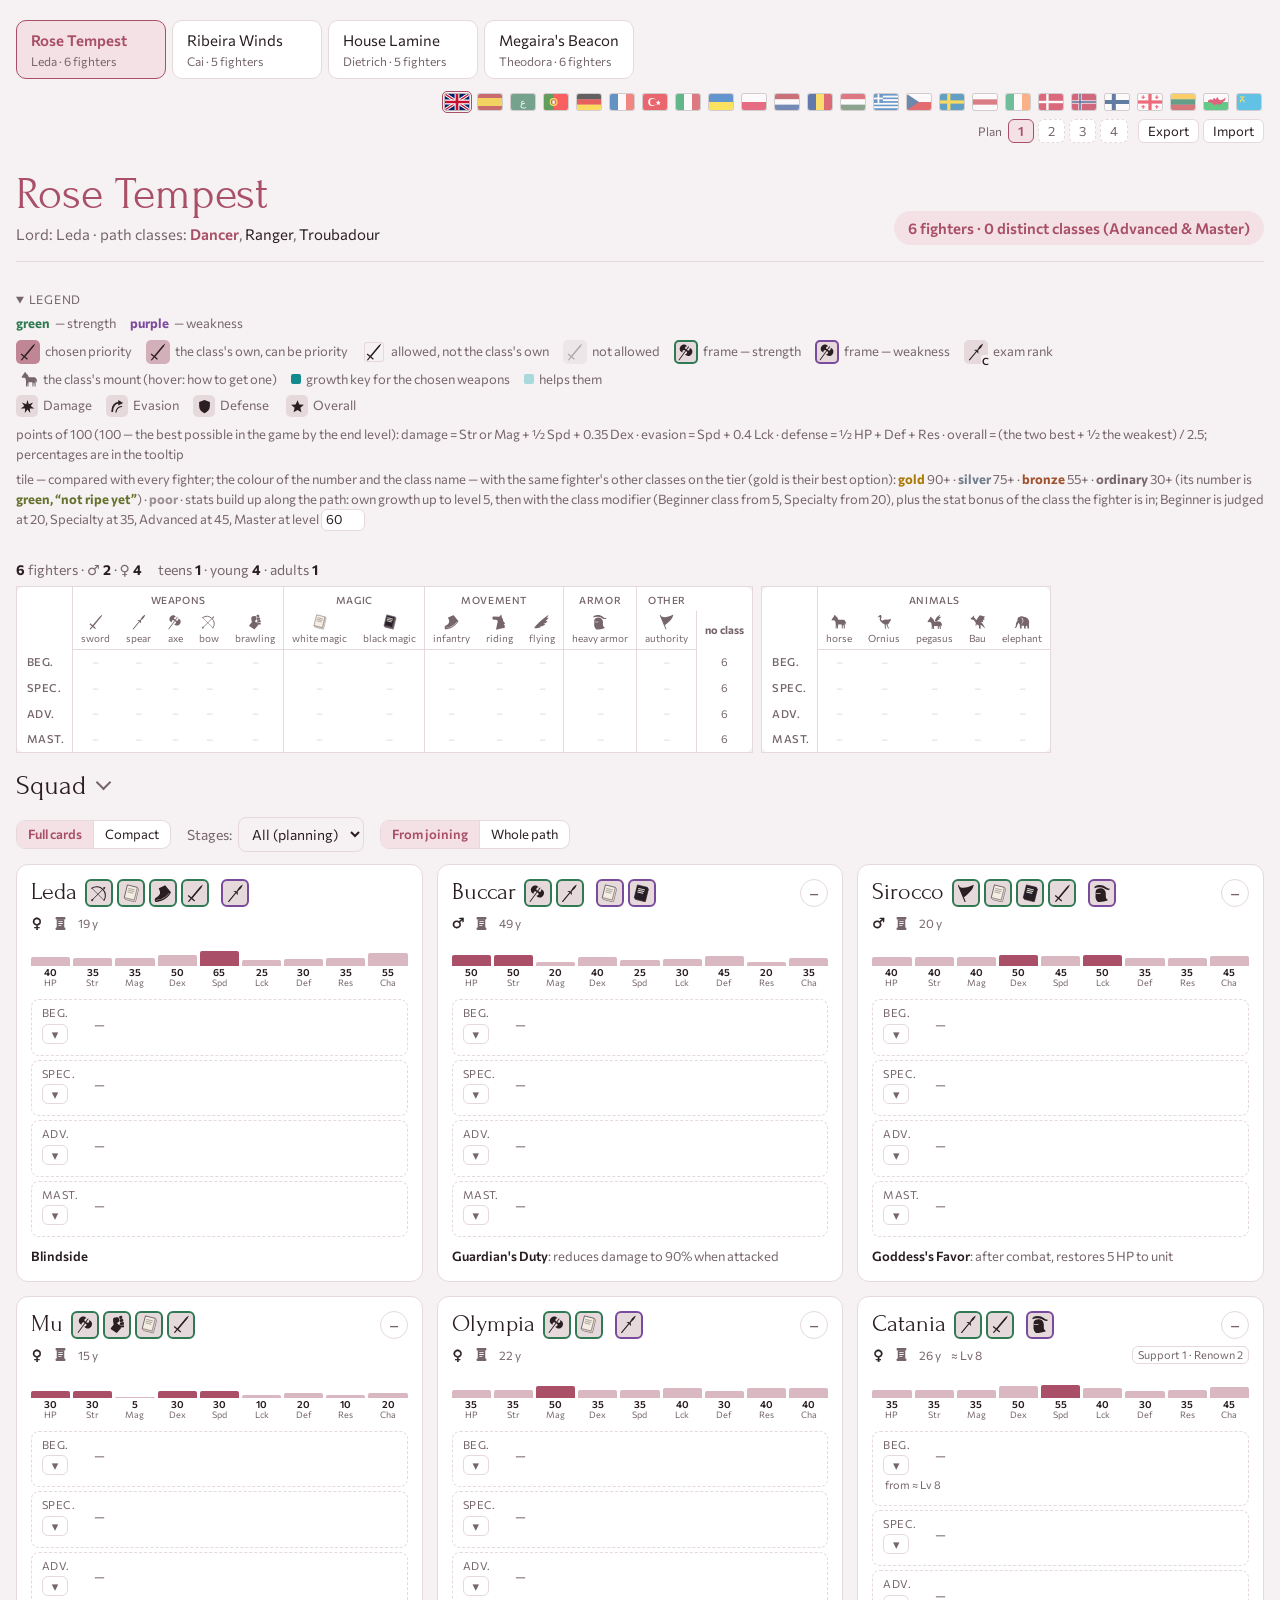
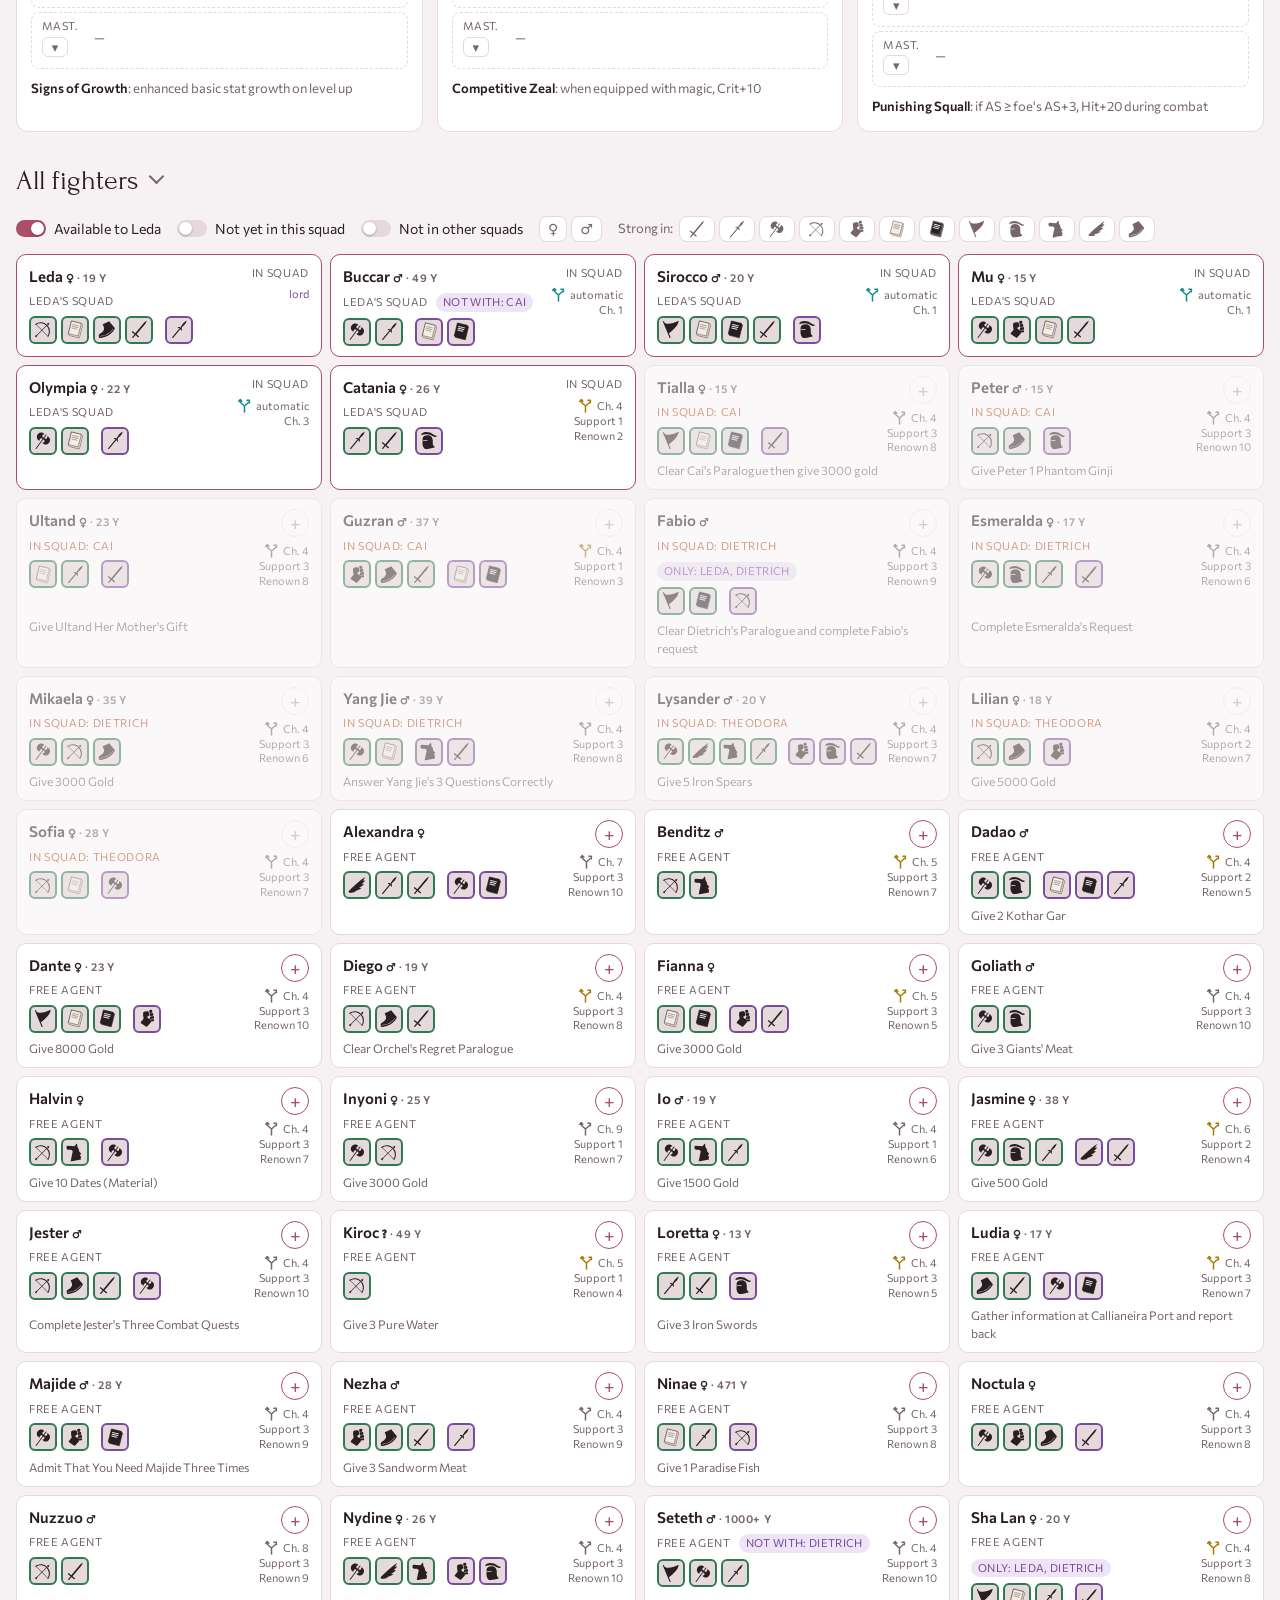
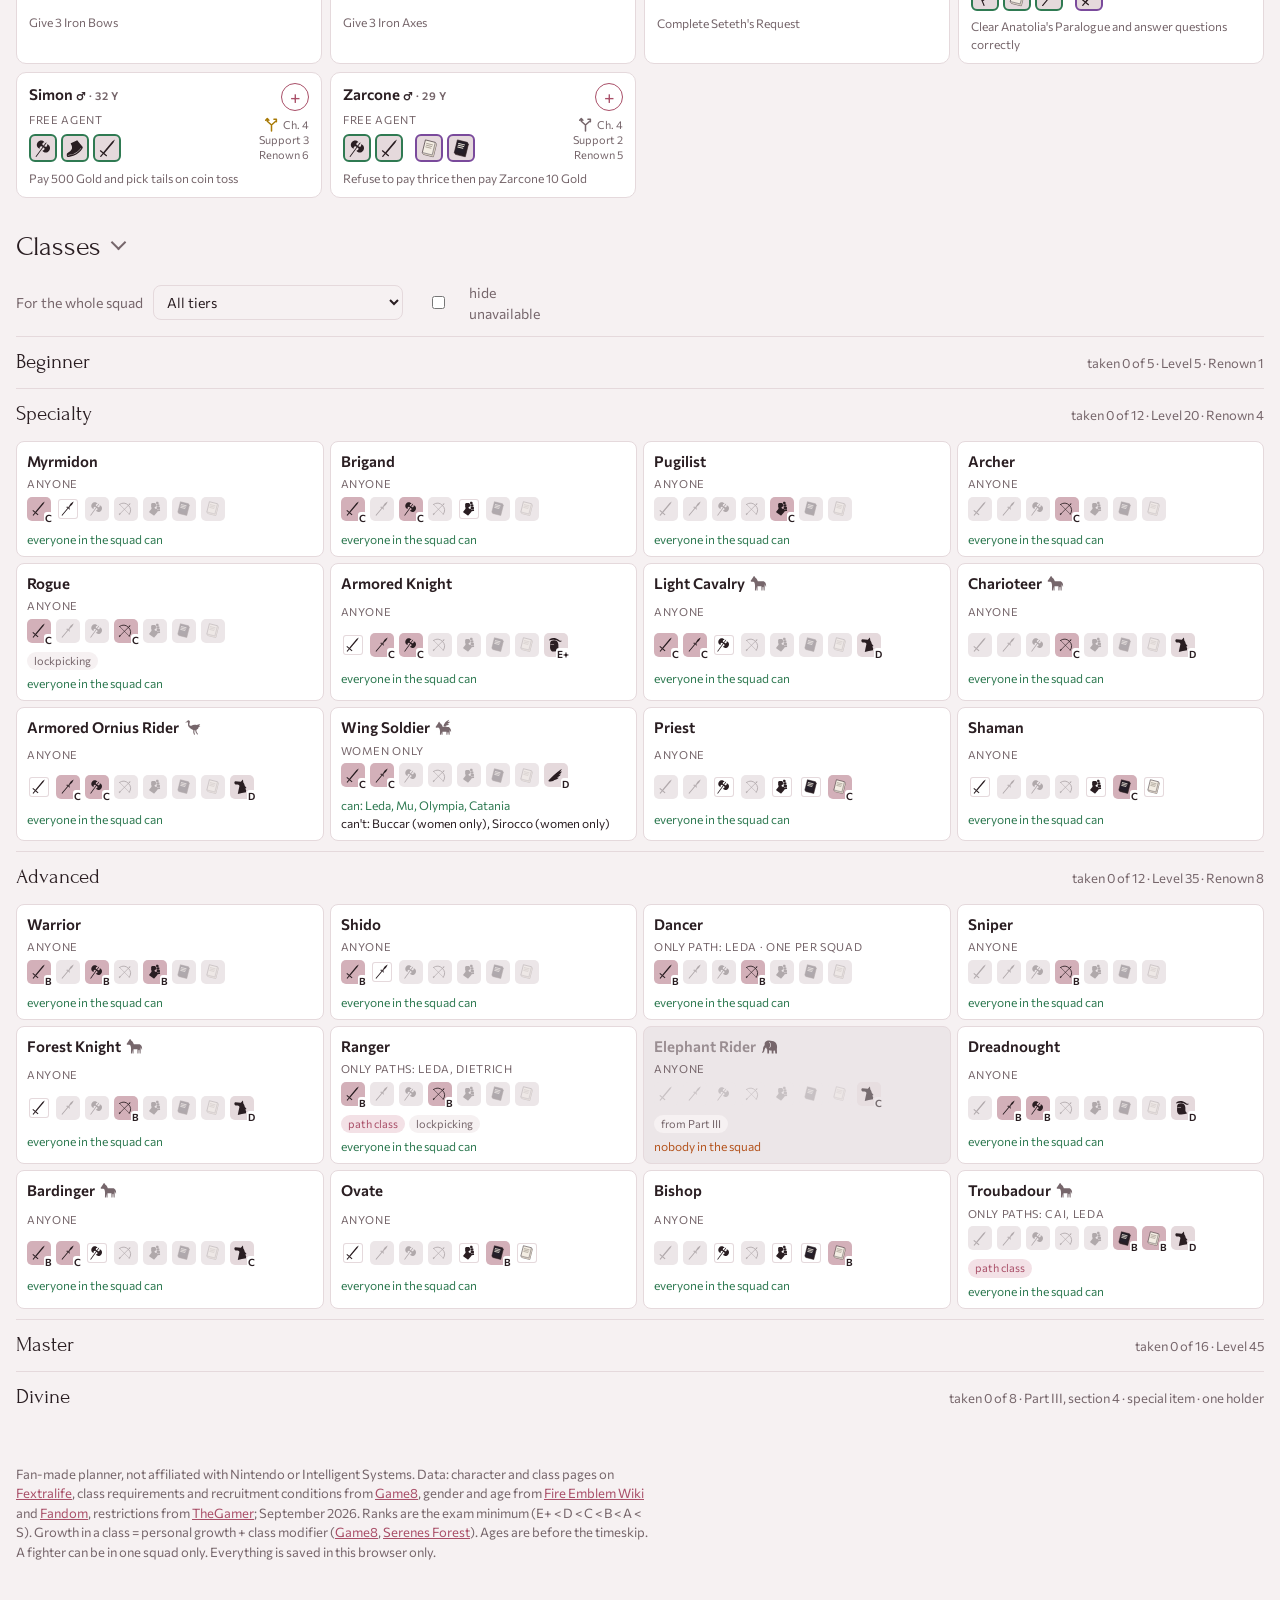
<file: index.html>
<!doctype html>
<html lang="en">
<head>
<meta charset="utf-8">
<meta name="viewport" content="width=device-width, initial-scale=1">
<title>Heroic Games · squad planner</title>
<meta name="description" content="Fan-made squad and class planner for Fire Emblem: Fortune's Weave — four lords' squads, recruitment conditions, class paths, skill ranks and growth rates.">
<link rel="preconnect" href="https://fonts.googleapis.com">
<link rel="preconnect" href="https://fonts.gstatic.com" crossorigin>
<link rel="stylesheet" href="https://fonts.googleapis.com/css2?family=Forum&family=Commissioner:wght@400;500;600&display=swap">
<!-- styles in cascade order: a later file wins over an earlier one on equal specificity -->
<link rel="stylesheet" href="css/tokens.css">
<link rel="stylesheet" href="css/base.css">
<link rel="stylesheet" href="css/topbar.css">
<link rel="stylesheet" href="css/controls.css">
<link rel="stylesheet" href="css/icons.css">
<link rel="stylesheet" href="css/legend.css">
<link rel="stylesheet" href="css/tooltip.css">
<link rel="stylesheet" href="css/cards.css">
<link rel="stylesheet" href="css/summary.css">
<link rel="stylesheet" href="css/tiles.css">
<link rel="stylesheet" href="css/stages.css">
<link rel="stylesheet" href="css/rating.css">
<link rel="stylesheet" href="css/growth.css">
<link rel="stylesheet" href="css/pool.css">
<link rel="stylesheet" href="css/classes.css">
<link rel="stylesheet" href="css/squad-view.css">
</head>
<body data-lord="leda">
<svg width="0" height="0" style="position:absolute" aria-hidden="true"><symbol id="i-sw" viewBox="0 0 24 24"><path d="M 21.75 0.70 L 19.76 4.66 L 8.35 18.26 L 6.79 16.95 L 18.20 3.35Z M 3.33 14.06 L 11.79 21.15 L 10.71 22.44 L 2.25 15.35Z M 5.89 18.39 L 7.08 19.39 L 4.15 22.88 C 3.84 23.25 3.33 23.30 3.01 23.02 C 2.70 22.76 2.65 22.24 2.96 21.88Z"/></symbol><symbol id="i-sp" viewBox="0 0 24 24"><path d="M 21.56 0.70 C 20.87 2.66 20.09 4.54 19.00 5.84 C 17.91 7.14 16.69 8.02 15.56 8.98 L 14.45 8.05 C 15.20 6.77 15.86 5.42 16.95 4.11 C 18.04 2.81 19.77 1.72 21.56 0.70Z M 15.07 9.20 L 15.18 14.36 L 13.04 11.62Z M 14.33 8.57 L 9.23 9.36 L 12.30 10.99Z M 14.60 7.85 L 15.72 8.79 L 3.86 22.94 C 3.54 23.30 3.12 23.26 2.84 23.02 C 2.56 22.79 2.44 22.36 2.74 22.00Z"/></symbol><symbol id="i-ax" viewBox="0 0 24 24"><path d="M 13.99 6.05 L 14.90 6.71 L 3.17 22.86 C 2.97 23.15 2.61 23.20 2.35 23.03 C 2.11 22.84 2.05 22.48 2.26 22.20Z M 12.29 8.46 L 11.02 7.54 C 10.17 6.07 11.15 4.42 13.48 4.18 C 11.67 1.36 7.35 0.80 4.80 4.31 C 2.25 7.82 4.12 11.74 7.35 12.60 C 6.87 10.32 8.13 8.87 9.80 9.23 L 11.07 10.15Z M 13.13 9.08 L 14.40 9.99 C 16.07 10.35 17.33 8.91 16.85 6.62 C 20.08 7.47 21.95 11.41 19.40 14.92 C 16.86 18.43 12.54 17.87 10.73 15.05 C 13.05 14.81 14.03 13.16 13.18 11.68 L 11.91 10.76Z M 16.08 4.13 L 15.48 6.28 L 15.08 6.84 L 13.82 5.92 L 14.23 5.37Z"/></symbol><symbol id="i-bo" viewBox="0 0 24 24"><path d="M2.4 5.4A11.2 11.2 0 0 1 17.9 20.9" fill="none" stroke="currentColor" stroke-width="1.35" stroke-linecap="round"/><path d="M2.4 5.4L17.9 20.9" fill="none" stroke="currentColor" stroke-width="0.8" stroke-linecap="round"/><path d="M3.2 20.1L17.6 5.7" fill="none" stroke="currentColor" stroke-width="1.1"/><path d="M19.8 3.5L18.6 6.9L16.4 4.7Z M0.96 20.36L3.75 18.91L4.39 19.55L2.94 22.34Z"/></symbol><symbol id="i-br" viewBox="0 0 24 24"><path d="M 8.62 3.34 L 11.56 3.03 C 12.85 2.90 14.02 3.84 14.14 5.13 L 14.35 7.09 C 14.49 8.38 13.54 9.55 12.26 9.68 L 9.32 9.99 C 8.03 10.13 6.86 9.18 6.73 7.89 L 6.52 5.94 C 6.38 4.64 7.33 3.48 8.62 3.34Z"/><path d="M 6.68 7.50 L 11.58 6.98 L 11.86 9.72 C 12.07 11.68 13.15 12.56 14.52 12.41 L 15.88 12.27 L 16.28 15.98 L 16.93 16.51 L 11.80 22.39 C 11.37 22.93 10.68 23.00 10.14 22.56 L 3.86 18.28 C 3.32 17.84 3.25 17.16 3.69 16.62 L 7.20 12.39Z"/><path d="M 15.13 1.28 L 17.18 1.06 C 17.66 1.00 18.10 1.35 18.16 1.85 L 18.36 3.80 C 18.41 4.28 18.06 4.72 17.57 4.77 L 15.52 4.98 C 15.03 5.04 14.60 4.69 14.55 4.20 L 14.34 2.24 C 14.29 1.76 14.65 1.32 15.13 1.28Z M 15.58 5.57 L 18.51 5.27 C 18.99 5.22 19.43 5.57 19.48 6.05 L 19.65 7.62 C 19.70 8.10 19.35 8.54 18.86 8.59 L 15.92 8.90 C 15.44 8.95 15.01 8.59 14.95 8.11 L 14.79 6.55 C 14.74 6.06 15.10 5.62 15.58 5.57Z M 15.99 9.49 L 19.42 9.12 C 19.90 9.07 20.33 9.43 20.39 9.91 L 20.55 11.48 C 20.61 11.97 20.25 12.40 19.76 12.45 L 16.34 12.81 C 15.86 12.86 15.41 12.51 15.36 12.02 L 15.21 10.46 C 15.15 9.98 15.50 9.54 15.99 9.49Z M 16.21 13.42 L 19.63 13.06 C 20.11 13.01 20.55 13.36 20.61 13.84 L 20.70 14.83 C 20.75 15.31 20.40 15.75 19.92 15.80 L 16.49 16.16 C 16.01 16.20 15.57 15.85 15.52 15.37 L 15.41 14.39 C 15.36 13.91 15.72 13.47 16.21 13.42Z"/></symbol><symbol id="i-wm" viewBox="0 0 24 24"><path d="M6.97 1.16 L19.59 4.31 L21.04 6.73 L17.03 22.84 L4.41 19.69 L2.96 17.27 Z" fill="#F3EDE3" stroke="currentColor" stroke-width="0.8" stroke-linejoin="round"/><path d="M2.96 17.27 L15.57 20.41 L19.59 4.31 L21.04 6.73 L17.03 22.84 L4.41 19.69 Z" fill="#D6CCBF"/><path d="M2.96 17.27 L15.57 20.41 L19.59 4.31" fill="none" stroke="#5F5760" stroke-width="0.7" stroke-linejoin="round"/><path d="M8.53 5.66 L16.10 7.54 M7.97 7.91 L15.03 9.67 M7.41 10.17 L13.97 11.80" fill="none" stroke="#A39A8F" stroke-width="1.1" stroke-linecap="round"/></symbol><symbol id="i-bm" viewBox="0 0 24 24"><path d="M6.97 1.16 L19.59 4.31 L21.04 6.73 L17.03 22.84 L4.41 19.69 L2.96 17.27 Z" stroke="currentColor" stroke-width="0.8" stroke-linejoin="round"/><path d="M7.70 2.54 L18.30 5.18 L14.84 19.03 L4.25 16.39 Z" fill="#241F29" stroke="#241F29" stroke-width="0.4" stroke-linejoin="round"/><path d="M2.96 17.27 L15.57 20.41 L19.59 4.31" fill="none" stroke="#241F29" stroke-width="0.6" stroke-linejoin="round"/><path d="M8.53 5.66 L16.10 7.54 M7.97 7.91 L15.03 9.67 M7.41 10.17 L13.97 11.80" fill="none" stroke="#EDE6DA" stroke-width="1.3" stroke-linecap="round"/></symbol><symbol id="i-au" viewBox="0 0 24 24"><path d="M1.2 2.1 C1.1 1.6 1.5 1.3 1.9 1.3 C2.3 1.3 2.5 1.6 2.6 1.9 L11 22.2 C11.2 22.7 10.9 23.1 10.4 23.1 C10 23.1 9.8 22.9 9.7 22.6 Z"/><path d="M2.2 3.1 C6.2 5.7 12.4 5.5 21.4 0.9 C21 6.4 16.2 11.4 8.4 17.4 Z"/></symbol><symbol id="i-he" viewBox="0 0 24 24"><path fill-rule="evenodd" d="M3.4 9.2 C3.8 6.6 6.4 5.3 9.6 5.3 C13.4 5.3 16.2 7.8 16.4 11.8 L16.4 16 C16.4 17.8 17.4 19.2 19 20.4 L18.6 21.2 C15 22.4 10.4 23.2 6.4 23.1 C4.6 21.6 3.4 19.4 3.2 17 Z M4 11.6 L9.6 11.6 L9.6 12.4 L4 12.4 Z"/><path d="M1.6 5.4 C1.8 2.8 4.6 1.4 8.4 1.4 C11.8 1.4 14.4 2.4 16.2 4 C17.6 5.2 19 6.2 21.8 6 C21.4 7.3 19.8 8 18 7.5 C16.4 7 15.2 6 13.6 5.1 C10.4 3.9 5.6 4 1.6 5.4 Z"/></symbol><symbol id="i-ri" viewBox="0 0 24 24"><path d="M2 3.6 L10.8 4.2 C11.8 3.4 12.8 2 13.6 0.8 C14.4 2 14.8 3.6 14.6 5 C16 6.6 16.8 8.6 17 10.8 L19.8 14.2 L17.6 15.4 L19.6 17.8 L18.8 18.6 L19.2 21 C14.8 21.6 10 22.6 6 23.6 C6.6 19.6 7.8 15 8.6 11 C8.4 9.8 7.4 8.9 5.8 8.7 L2.6 8.5 C1.3 8.4 0.6 7.4 0.6 6 C0.6 4.6 1.1 3.7 2 3.6 Z"/></symbol><symbol id="i-fl" viewBox="0 0 24 24"><path d="M1.4 19 C5.6 14.4 11.8 8.4 21.8 1.2 C21.2 3.2 20.2 4.8 18.8 6 L22 5.4 C20.8 7.6 19.2 9.4 17 10.6 L20.4 10.4 C18.8 12.8 16.6 14.2 14 15 L17.2 15.4 C14.6 17.6 11.4 18.8 8 19.4 L10.2 20.2 C6.8 21.2 3.6 21.6 1.8 21.4 C0.6 21.2 0.4 20 1.4 19 Z"/></symbol><symbol id="i-in" viewBox="0 0 24 24"><path fill-rule="evenodd" d="M6.2 5.4 L13.8 1.8 C14.2 1.6 14.6 1.8 14.8 2.2 L21.2 10 C21.6 10.6 21.6 11.2 21.2 11.8 C18.6 16.2 14.6 19.4 9.6 21.4 L3.8 23 C2.2 23.4 1 22.4 1 21 L1 19.4 C1 18.6 1.4 18.1 2.1 17.8 C4.4 16.8 6.6 15 7.6 12.6 C8 10.8 7.6 8.6 6.6 7.2 C6.2 6.6 6 6 6.2 5.4 Z M19.2 11.6 C16.4 15.6 12.8 18 8.8 19.4 L2.4 20.6 L2.5 21.1 L9 19.9 C13.1 18.5 16.9 16 19.6 12 Z"/></symbol><symbol id="i-m-horse" viewBox="0 0 24 24"><path d="M6.2 1.4 7.2 3.4C9 4.2 10.4 6.2 11 8.8L18 8.8C19.6 8.8 20.6 9.4 21.1 10.4 22.3 11.4 22.9 13.6 22.7 16.8 21.9 15.4 21.3 14.2 20.9 13.2L20.7 15.4 20.6 21.8 19.3 21.8 18.9 16.6 17.8 16.8 17.5 21.8 16.2 21.8 16.1 15.9 10.6 15.9 10.6 21.8 9.3 21.8 8.9 16.6 8.3 21.8 7 21.8 7.1 14.6C7 12.8 6.6 11.2 5.8 10L4.4 9.4 2.4 9.6C1.4 9.6 .8 9 1 8.2L4.2 3.6 5.2 1.6Z"/></symbol><symbol id="i-m-ornius" viewBox="0 0 24 24"><path d="M6.2 1.6C7.6 1.6 8.4 2.6 8.3 4 8.2 5.6 7.4 7 7.6 8.6 7.8 9.6 9 10 10.4 9.4 12.6 8.2 15.4 7.8 17.8 8.6L22.8 7.2 21.4 9.6 23 10.2 20.6 11.4C20.6 13.2 19.4 14.6 17.4 15.4L17.8 18.2 20 21.6 18.6 21.9 16.5 18.6 15.9 15.8 14.7 15.9 14.6 19 15.6 22 14.2 22.2 13.1 19 13.1 15.6C10.8 14.8 8.6 13.2 7 11.4 5.6 9.8 5.4 7.6 5.8 5.6 5.9 4.9 5.6 4.5 5 4.6L1.4 4.9 4.4 3.3C4.8 2.2 5.4 1.6 6.2 1.6Z"/></symbol><symbol id="i-m-pegasus" viewBox="0 0 24 24"><path d="M6.2 4 7.2 6C9 6.8 10.4 8.8 11 11.4L18 11.4C19.6 11.4 20.6 12 21.1 13 22.3 14 22.9 15.8 22.7 18.6 21.9 17.4 21.3 16.4 20.9 15.6L20.7 17.6 20.6 22.4 19.3 22.4 18.9 18.6 17.8 18.8 17.5 22.4 16.2 22.4 16.1 18 10.6 18 10.6 22.4 9.3 22.4 8.9 18.6 8.3 22.4 7 22.4 7.1 16.8C7 15.4 6.6 13.8 5.8 12.6L4.4 12 2.4 12.2C1.4 12.2 .8 11.6 1 10.8L4.2 6.2 5.2 4.2Z M11.8 10.6C12.6 6.8 15 3.2 20 1.2 19.6 2.6 18.8 3.6 17.8 4.4L21.4 4C20.2 5.6 18.8 6.4 17 6.8L20 7.2C18.6 8.6 17 9.4 15 9.6L16.8 10.4C15.2 10.8 13.6 10.9 11.8 10.6Z"/></symbol><symbol id="i-m-bau" viewBox="0 0 24 24"><path d="M1 6.6 3.2 4.8 6.6 2 5.8 4.8C7.2 5.6 8.2 7 8.8 8.6L10.2 8.6C11.4 5.8 12.8 3.6 15 1.8L23 4.2C21.6 4.8 20.8 5.6 20.6 6.6L22.6 8.4C21 8.4 19.8 9 19.2 10.2L20 12.4C18.6 11.6 17.4 11.4 16.4 11.6 17.8 12.8 19 14.6 20.4 16.8L23 21.6 19.4 18.6C18.4 17.6 17.2 16.8 16 16.4L15.8 20.4 17 21.6 13.4 21.6 13.6 17.2C12 17 10.8 16.2 10.2 15L9.4 17.6 8.2 17.6 8.8 14C8.4 12.6 7.6 11 6.4 9.6 5.2 8.6 4 8.2 3 8.2L1.6 8.4Z"/></symbol><symbol id="i-m-elephant" viewBox="0 0 24 24"><path fill-rule="evenodd" d="M9.6 3.6C11.4 3.2 13.6 3.4 15.6 4.4 18.6 4.6 21.2 6.4 22.2 9.4 22.8 11.2 22.8 13.4 22.4 15.4L22.6 21.8 20.2 21.8 19.8 17.6 17.6 18 17.6 21.8 15.2 21.8 15 17.8C13.6 17.8 12.4 17.6 11.4 17.2L11.4 21.8 9 21.8 8.8 16.2C8 15.4 7.4 14.4 7.2 13.2 6.2 13.8 5.4 15 5 16.6 4.8 18 4.4 19.4 3.4 20.4 2.4 21.2 1 21 1.2 20 2.4 19.4 2.8 18.2 2.8 16.6 2.8 14 3.6 11.6 5.4 10 4.8 8.8 5 6.6 6.4 5.2 7.2 4.4 8.4 3.8 9.6 3.6Z M11.6 5.6C13.4 6.4 14.2 8.4 14 10.6 13.8 12.4 12.8 13.8 11.2 14.6L11.6 13.6C12.6 12.8 13.1 11.6 13.1 10.4 13.2 8.6 12.6 7 11.2 6.2Z"/></symbol></svg>

<div class="wrap">
  <div class="topbar">
    <nav class="tabs" id="tabs" aria-label="Squads"></nav>
    <div class="side">
    <div class="lang" role="group" aria-label="Language">
      <button type="button" data-lang="en" title="English" aria-label="English"><svg viewBox="0 0 30 20" aria-hidden="true"><rect width="30" height="20" fill="#012169"/><path d="M0 0 30 20M30 0 0 20" stroke="#fff" stroke-width="4"/><path d="M0 0 30 20M30 0 0 20" stroke="#C8102E" stroke-width="1.6"/><path d="M15 0V20M0 10H30" stroke="#fff" stroke-width="6"/><path d="M15 0V20M0 10H30" stroke="#C8102E" stroke-width="3.4"/></svg></button><button type="button" data-lang="es" title="Español" aria-label="Español"><svg viewBox="0 0 30 20" aria-hidden="true"><rect width="30" height="20" fill="#AA151B"/><rect y="5" width="30" height="10" fill="#F1BF00"/></svg></button><button type="button" data-lang="ar" title="العربية" aria-label="العربية"><svg viewBox="0 0 30 20" aria-hidden="true"><rect width="30" height="20" fill="#1F6F4A"/><text x="15" y="15.5" font-size="13" text-anchor="middle" fill="#fff" font-family="serif">ع</text></svg></button><button type="button" data-lang="pt" title="Português" aria-label="Português"><svg viewBox="0 0 30 20" aria-hidden="true"><rect width="30" height="20" fill="#FF0000"/><rect width="12" height="20" fill="#006600"/><circle cx="12" cy="10" r="4.2" fill="none" stroke="#FFE000" stroke-width="1.4"/><path d="M10.2 7.8H13.8V10.8C13.8 12 12.9 12.8 12 12.8 11.1 12.8 10.2 12 10.2 10.8Z" fill="#fff" stroke="#D00" stroke-width=".6"/></svg></button><button type="button" data-lang="de" title="Deutsch" aria-label="Deutsch"><svg viewBox="0 0 30 20" aria-hidden="true"><rect width="30" height="7" fill="#000"/><rect y="6.6" width="30" height="7" fill="#DD0000"/><rect y="13.3" width="30" height="6.7" fill="#FFCE00"/></svg></button><button type="button" data-lang="fr" title="Français" aria-label="Français"><svg viewBox="0 0 30 20" aria-hidden="true"><rect width="10" height="20" fill="#0055A4"/><rect x="10" width="10" height="20" fill="#fff"/><rect x="20" width="10" height="20" fill="#EF4135"/></svg></button><button type="button" data-lang="tr" title="Türkçe" aria-label="Türkçe"><svg viewBox="0 0 30 20" aria-hidden="true"><rect width="30" height="20" fill="#E30A17"/><circle cx="11.5" cy="10" r="5" fill="#fff"/><circle cx="12.8" cy="10" r="4" fill="#E30A17"/><path d="M22 10 20.6 11.7 21 13.9 19.1 12.9 17.1 13.9 17.6 11.7 16.1 10 18.3 9.7 19.1 7.7 20 9.7Z" fill="#fff"/></svg></button><button type="button" data-lang="it" title="Italiano" aria-label="Italiano"><svg viewBox="0 0 30 20" aria-hidden="true"><rect width="10" height="20" fill="#009246"/><rect x="10" width="10" height="20" fill="#fff"/><rect x="20" width="10" height="20" fill="#CE2B37"/></svg></button><button type="button" data-lang="uk" title="Українська" aria-label="Українська"><svg viewBox="0 0 30 20" aria-hidden="true"><rect width="30" height="10" fill="#0057B7"/><rect y="10" width="30" height="10" fill="#FFD700"/></svg></button><button type="button" data-lang="pl" title="Polski" aria-label="Polski"><svg viewBox="0 0 30 20" aria-hidden="true"><rect width="30" height="10" fill="#fff"/><rect y="10" width="30" height="10" fill="#DC143C"/></svg></button><button type="button" data-lang="nl" title="Nederlands" aria-label="Nederlands"><svg viewBox="0 0 30 20" aria-hidden="true"><rect width="30" height="7" fill="#AE1C28"/><rect y="6.6" width="30" height="7" fill="#fff"/><rect y="13.3" width="30" height="6.7" fill="#21468B"/></svg></button><button type="button" data-lang="ro" title="Română" aria-label="Română"><svg viewBox="0 0 30 20" aria-hidden="true"><rect width="10" height="20" fill="#002B7F"/><rect x="10" width="10" height="20" fill="#FCD116"/><rect x="20" width="10" height="20" fill="#CE1126"/></svg></button><button type="button" data-lang="hu" title="Magyar" aria-label="Magyar"><svg viewBox="0 0 30 20" aria-hidden="true"><rect width="30" height="7" fill="#CE2939"/><rect y="6.6" width="30" height="7" fill="#fff"/><rect y="13.3" width="30" height="6.7" fill="#477050"/></svg></button><button type="button" data-lang="el" title="Ελληνικά" aria-label="Ελληνικά"><svg viewBox="0 0 30 20" aria-hidden="true"><rect y="0.000" width="30" height="2.222" fill="#0D5EAF"/><rect y="2.222" width="30" height="2.222" fill="#fff"/><rect y="4.444" width="30" height="2.222" fill="#0D5EAF"/><rect y="6.667" width="30" height="2.222" fill="#fff"/><rect y="8.889" width="30" height="2.222" fill="#0D5EAF"/><rect y="11.111" width="30" height="2.222" fill="#fff"/><rect y="13.333" width="30" height="2.222" fill="#0D5EAF"/><rect y="15.555" width="30" height="2.222" fill="#fff"/><rect y="17.778" width="30" height="2.222" fill="#0D5EAF"/><rect width="11.11" height="11.11" fill="#0D5EAF"/><rect x="4.44" width="2.22" height="11.11" fill="#fff"/><rect y="4.44" width="11.11" height="2.22" fill="#fff"/></svg></button><button type="button" data-lang="cs" title="Čeština" aria-label="Čeština"><svg viewBox="0 0 30 20" aria-hidden="true"><rect width="30" height="10" fill="#fff"/><rect y="10" width="30" height="10" fill="#D7141A"/><path d="M0 0 15 10 0 20Z" fill="#11457E"/></svg></button><button type="button" data-lang="sv" title="Svenska" aria-label="Svenska"><svg viewBox="0 0 30 20" aria-hidden="true"><rect width="30" height="20" fill="#006AA7"/><rect x="9" width="4" height="20" fill="#FECC02"/><rect y="8" width="30" height="4" fill="#FECC02"/></svg></button><button type="button" data-lang="be" title="Беларуская" aria-label="Беларуская"><svg viewBox="0 0 30 20" aria-hidden="true"><rect width="30" height="20" fill="#fff"/><rect y="6.67" width="30" height="6.67" fill="#C8313E"/></svg></button><button type="button" data-lang="ga" title="Gaeilge" aria-label="Gaeilge"><svg viewBox="0 0 30 20" aria-hidden="true"><rect width="10" height="20" fill="#169B62"/><rect x="10" width="10" height="20" fill="#fff"/><rect x="20" width="10" height="20" fill="#FF883E"/></svg></button><button type="button" data-lang="da" title="Dansk" aria-label="Dansk"><svg viewBox="0 0 30 20" aria-hidden="true"><rect width="30" height="20" fill="#C8102E"/><rect x="9" width="3" height="20" fill="#fff"/><rect y="8.5" width="30" height="3" fill="#fff"/></svg></button><button type="button" data-lang="nb" title="Norsk" aria-label="Norsk"><svg viewBox="0 0 30 20" aria-hidden="true"><rect width="30" height="20" fill="#BA0C2F"/><rect x="8" width="4" height="20" fill="#fff"/><rect y="8" width="30" height="4" fill="#fff"/><rect x="9" width="2" height="20" fill="#00205B"/><rect y="9" width="30" height="2" fill="#00205B"/></svg></button><button type="button" data-lang="fi" title="Suomi" aria-label="Suomi"><svg viewBox="0 0 30 20" aria-hidden="true"><rect width="30" height="20" fill="#fff"/><rect x="8.5" width="5" height="20" fill="#002F6C"/><rect y="7.5" width="30" height="5" fill="#002F6C"/></svg></button><button type="button" data-lang="ka" title="ქართული" aria-label="ქართული"><svg viewBox="0 0 30 20" aria-hidden="true"><rect width="30" height="20" fill="#fff"/><rect x="13" width="4" height="20" fill="#E8112D"/><rect y="8" width="30" height="4" fill="#E8112D"/><path d="M5.8 1.7h1.4v1.6h1.6v1.4h-1.6v1.6h-1.4v-1.6h-1.6v-1.4h1.6z" fill="#E8112D"/><path d="M22.8 1.7h1.4v1.6h1.6v1.4h-1.6v1.6h-1.4v-1.6h-1.6v-1.4h1.6z" fill="#E8112D"/><path d="M5.8 13.7h1.4v1.6h1.6v1.4h-1.6v1.6h-1.4v-1.6h-1.6v-1.4h1.6z" fill="#E8112D"/><path d="M22.8 13.7h1.4v1.6h1.6v1.4h-1.6v1.6h-1.4v-1.6h-1.6v-1.4h1.6z" fill="#E8112D"/></svg></button><button type="button" data-lang="lt" title="Lietuvių" aria-label="Lietuvių"><svg viewBox="0 0 30 20" aria-hidden="true"><rect width="30" height="7" fill="#FDB913"/><rect y="6.6" width="30" height="7" fill="#006A44"/><rect y="13.3" width="30" height="6.7" fill="#C1272D"/></svg></button><button type="button" data-lang="cy" title="Cymraeg" aria-label="Cymraeg"><svg viewBox="0 0 30 20" aria-hidden="true"><rect width="30" height="10" fill="#fff"/><rect y="10" width="30" height="10" fill="#00B140"/><path d="M5 8 8.5 6.6 10.5 7.6 12.5 4.6 14.5 7 16.8 3.8 18.8 7.2 21 7.8 24.2 6.6 27.2 4.4 26.2 8 23.2 10.2 22.2 13 20.2 12.6 19.2 15 18 12.8 14 12.8 12.8 15 11.8 12.4 9.6 11.2 7.4 10.2 5 10.6Z" fill="#D30731"/></svg></button><button type="button" data-lang="crh" title="Qırımtatarca" aria-label="Qırımtatarca"><svg viewBox="0 0 30 20" aria-hidden="true"><rect width="30" height="20" fill="#00A3DD"/><path d="M3.5 3.2H9.5V4.4H7.1V6.3L9.2 7.9V10.4H8V8.5L6.5 7.4 5 8.5V10.4H3.8V7.9L5.9 6.3V4.4H3.5Z" fill="#FFD700"/></svg></button>
    </div>
    <div class="slots" id="slots" role="group"></div>
    <input type="file" id="importFile" accept=".json,application/json" hidden>
    </div>
  </div>

  <header>
    <div>
      <h1 id="teamName"></h1>
      <p class="sub" id="teamSub"></p>
    </div>
    <span class="meter" id="meter"></span>
  </header>

  <div class="legend" id="legend"></div>

  <section>
    <div class="tstats" id="tstats"></div>
    <h2><button type="button" class="fold" data-fold="squad" aria-expanded="true"><span data-i18n="h_squad"></span></button></h2>
    <div class="fold-body" id="fold-squad">
      <div class="sq-tools" id="sqTools"></div>
      <div class="sq-chips" id="sqChips"></div>
      <div class="team" id="team"></div>
    </div>
  </section>

  <section>
    <h2><button type="button" class="fold" data-fold="pool" aria-expanded="true"><span data-i18n="h_all"></span></button></h2>
    <div class="fold-body" id="fold-pool">
      <div class="tools pool-tools" id="poolTools"></div>
      <div class="pool" id="pool"></div>
    </div>
  </section>

  <section>
    <h2><button type="button" class="fold" data-fold="classes" aria-expanded="true"><span data-i18n="h_classes"></span></button></h2>
    <div class="fold-body" id="fold-classes">
      <div class="tools">
        <span class="cls-for" id="clsFor"></span>
        <select id="tierF"></select>
        <label><input type="checkbox" id="hideBlocked"> <span data-i18n="hide_blocked"></span></label>
      </div>
      <div id="tiers"></div>
    </div>
  </section>

  <p class="src" id="srcNote"></p>
</div>

<script type="module" src="js/main.js"></script>
</body>
</html>
</file>
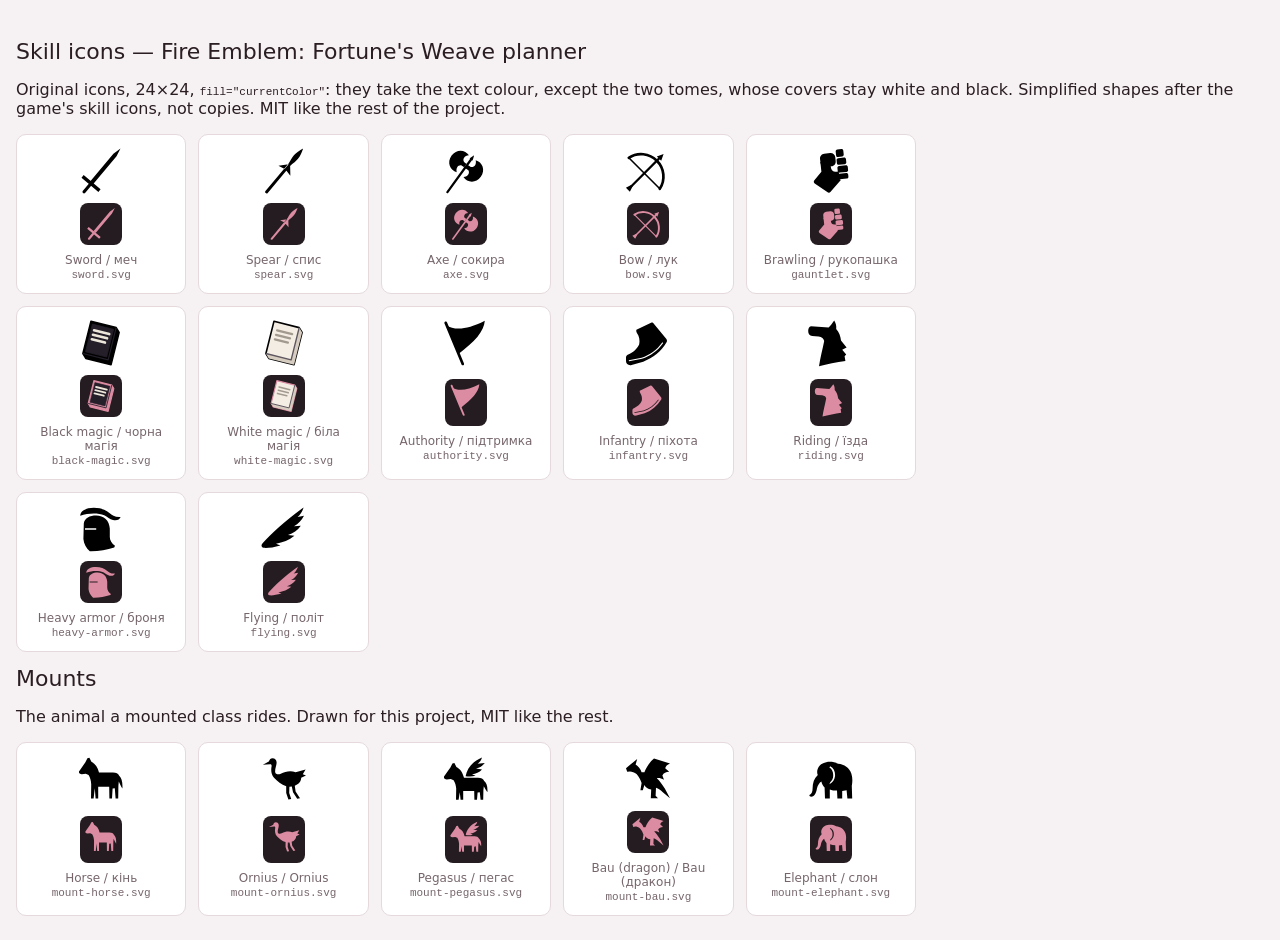
<file: icons/preview.html>
<!doctype html><html lang="en"><head><meta charset="utf-8"><meta name="viewport" content="width=device-width, initial-scale=1"><title>Skill icons</title>
<style>body{margin:0;padding:24px 16px;font-family:system-ui,sans-serif;background:#F6F1F2;color:#2A1E22}h1{font-weight:500;font-size:22px}
main{display:grid;grid-template-columns:repeat(auto-fill,minmax(150px,1fr));gap:12px;max-width:900px}
figure{margin:0;background:#fff;border:1px solid #E5D9DC;border-radius:10px;padding:12px;display:grid;gap:8px;justify-items:center;text-align:center}
figure img{width:48px;height:48px;color:#2A1E22} .dark{background:#241C20;color:#DC8CA2;border-radius:8px;padding:4px;display:flex;gap:8px}
.dark svg{width:34px;height:34px} figcaption{font-size:12px;color:#76666B} code{font-size:11px}</style></head>
<body><h1>Skill icons — Fire Emblem: Fortune's Weave planner</h1><p>Original icons, 24×24, <code>fill="currentColor"</code>: they take the text colour, except the two tomes, whose covers stay white and black. Simplified shapes after the game's skill icons, not copies. MIT like the rest of the project.</p><main><figure><img src="sword.svg?v=15" alt="Sword / меч"><div class="dark"><svg viewBox="0 0 24 24" fill="currentColor"><path d="M 21.75 0.70 L 19.76 4.66 L 8.35 18.26 L 6.79 16.95 L 18.20 3.35Z M 3.33 14.06 L 11.79 21.15 L 10.71 22.44 L 2.25 15.35Z M 5.89 18.39 L 7.08 19.39 L 4.15 22.88 C 3.84 23.25 3.33 23.30 3.01 23.02 C 2.70 22.76 2.65 22.24 2.96 21.88Z"/></svg></div><figcaption>Sword / меч<br><code>sword.svg</code></figcaption></figure><figure><img src="spear.svg?v=15" alt="Spear / спис"><div class="dark"><svg viewBox="0 0 24 24" fill="currentColor"><path d="M 21.56 0.70 C 20.87 2.66 20.09 4.54 19.00 5.84 C 17.91 7.14 16.69 8.02 15.56 8.98 L 14.45 8.05 C 15.20 6.77 15.86 5.42 16.95 4.11 C 18.04 2.81 19.77 1.72 21.56 0.70Z M 15.07 9.20 L 15.18 14.36 L 13.04 11.62Z M 14.33 8.57 L 9.23 9.36 L 12.30 10.99Z M 14.60 7.85 L 15.72 8.79 L 3.86 22.94 C 3.54 23.30 3.12 23.26 2.84 23.02 C 2.56 22.79 2.44 22.36 2.74 22.00Z"/></svg></div><figcaption>Spear / спис<br><code>spear.svg</code></figcaption></figure><figure><img src="axe.svg?v=15" alt="Axe / сокира"><div class="dark"><svg viewBox="0 0 24 24" fill="currentColor"><path d="M 13.99 6.05 L 14.90 6.71 L 3.17 22.86 C 2.97 23.15 2.61 23.20 2.35 23.03 C 2.11 22.84 2.05 22.48 2.26 22.20Z M 12.29 8.46 L 11.02 7.54 C 10.17 6.07 11.15 4.42 13.48 4.18 C 11.67 1.36 7.35 0.80 4.80 4.31 C 2.25 7.82 4.12 11.74 7.35 12.60 C 6.87 10.32 8.13 8.87 9.80 9.23 L 11.07 10.15Z M 13.13 9.08 L 14.40 9.99 C 16.07 10.35 17.33 8.91 16.85 6.62 C 20.08 7.47 21.95 11.41 19.40 14.92 C 16.86 18.43 12.54 17.87 10.73 15.05 C 13.05 14.81 14.03 13.16 13.18 11.68 L 11.91 10.76Z M 16.08 4.13 L 15.48 6.28 L 15.08 6.84 L 13.82 5.92 L 14.23 5.37Z"/></svg></div><figcaption>Axe / сокира<br><code>axe.svg</code></figcaption></figure><figure><img src="bow.svg?v=15" alt="Bow / лук"><div class="dark"><svg viewBox="0 0 24 24" fill="currentColor"><path d="M2.4 5.4A11.2 11.2 0 0 1 17.9 20.9" fill="none" stroke="currentColor" stroke-width="1.35" stroke-linecap="round"/><path d="M2.4 5.4L17.9 20.9" fill="none" stroke="currentColor" stroke-width="0.8" stroke-linecap="round"/><path d="M3.2 20.1L17.6 5.7" fill="none" stroke="currentColor" stroke-width="1.1"/><path d="M19.8 3.5L18.6 6.9L16.4 4.7Z M0.96 20.36L3.75 18.91L4.39 19.55L2.94 22.34Z"/></svg></div><figcaption>Bow / лук<br><code>bow.svg</code></figcaption></figure><figure><img src="gauntlet.svg?v=15" alt="Brawling / рукопашка"><div class="dark"><svg viewBox="0 0 24 24" fill="currentColor"><path d="M 8.62 3.34 L 11.56 3.03 C 12.85 2.90 14.02 3.84 14.14 5.13 L 14.35 7.09 C 14.49 8.38 13.54 9.55 12.26 9.68 L 9.32 9.99 C 8.03 10.13 6.86 9.18 6.73 7.89 L 6.52 5.94 C 6.38 4.64 7.33 3.48 8.62 3.34Z"/><path d="M 6.68 7.50 L 11.58 6.98 L 11.86 9.72 C 12.07 11.68 13.15 12.56 14.52 12.41 L 15.88 12.27 L 16.28 15.98 L 16.93 16.51 L 11.80 22.39 C 11.37 22.93 10.68 23.00 10.14 22.56 L 3.86 18.28 C 3.32 17.84 3.25 17.16 3.69 16.62 L 7.20 12.39Z"/><path d="M 15.13 1.28 L 17.18 1.06 C 17.66 1.00 18.10 1.35 18.16 1.85 L 18.36 3.80 C 18.41 4.28 18.06 4.72 17.57 4.77 L 15.52 4.98 C 15.03 5.04 14.60 4.69 14.55 4.20 L 14.34 2.24 C 14.29 1.76 14.65 1.32 15.13 1.28Z M 15.58 5.57 L 18.51 5.27 C 18.99 5.22 19.43 5.57 19.48 6.05 L 19.65 7.62 C 19.70 8.10 19.35 8.54 18.86 8.59 L 15.92 8.90 C 15.44 8.95 15.01 8.59 14.95 8.11 L 14.79 6.55 C 14.74 6.06 15.10 5.62 15.58 5.57Z M 15.99 9.49 L 19.42 9.12 C 19.90 9.07 20.33 9.43 20.39 9.91 L 20.55 11.48 C 20.61 11.97 20.25 12.40 19.76 12.45 L 16.34 12.81 C 15.86 12.86 15.41 12.51 15.36 12.02 L 15.21 10.46 C 15.15 9.98 15.50 9.54 15.99 9.49Z M 16.21 13.42 L 19.63 13.06 C 20.11 13.01 20.55 13.36 20.61 13.84 L 20.70 14.83 C 20.75 15.31 20.40 15.75 19.92 15.80 L 16.49 16.16 C 16.01 16.20 15.57 15.85 15.52 15.37 L 15.41 14.39 C 15.36 13.91 15.72 13.47 16.21 13.42Z"/></svg></div><figcaption>Brawling / рукопашка<br><code>gauntlet.svg</code></figcaption></figure><figure><img src="black-magic.svg?v=15" alt="Black magic / чорна магія"><div class="dark"><svg viewBox="0 0 24 24" fill="currentColor"><path d="M6.97 1.16 L19.59 4.31 L21.04 6.73 L17.03 22.84 L4.41 19.69 L2.96 17.27 Z" stroke="currentColor" stroke-width="0.8" stroke-linejoin="round"/><path d="M7.70 2.54 L18.30 5.18 L14.84 19.03 L4.25 16.39 Z" fill="#241F29" stroke="#241F29" stroke-width="0.4" stroke-linejoin="round"/><path d="M2.96 17.27 L15.57 20.41 L19.59 4.31" fill="none" stroke="#241F29" stroke-width="0.6" stroke-linejoin="round"/><path d="M8.53 5.66 L16.10 7.54 M7.97 7.91 L15.03 9.67 M7.41 10.17 L13.97 11.80" fill="none" stroke="#EDE6DA" stroke-width="1.3" stroke-linecap="round"/></svg></div><figcaption>Black magic / чорна магія<br><code>black-magic.svg</code></figcaption></figure><figure><img src="white-magic.svg?v=15" alt="White magic / біла магія"><div class="dark"><svg viewBox="0 0 24 24" fill="currentColor"><path d="M6.97 1.16 L19.59 4.31 L21.04 6.73 L17.03 22.84 L4.41 19.69 L2.96 17.27 Z" fill="#F3EDE3" stroke="currentColor" stroke-width="0.8" stroke-linejoin="round"/><path d="M2.96 17.27 L15.57 20.41 L19.59 4.31 L21.04 6.73 L17.03 22.84 L4.41 19.69 Z" fill="#D6CCBF"/><path d="M2.96 17.27 L15.57 20.41 L19.59 4.31" fill="none" stroke="#5F5760" stroke-width="0.7" stroke-linejoin="round"/><path d="M8.53 5.66 L16.10 7.54 M7.97 7.91 L15.03 9.67 M7.41 10.17 L13.97 11.80" fill="none" stroke="#A39A8F" stroke-width="1.1" stroke-linecap="round"/></svg></div><figcaption>White magic / біла магія<br><code>white-magic.svg</code></figcaption></figure><figure><img src="authority.svg?v=15" alt="Authority / підтримка"><div class="dark"><svg viewBox="0 0 24 24" fill="currentColor"><path d="M1.2 2.1 C1.1 1.6 1.5 1.3 1.9 1.3 C2.3 1.3 2.5 1.6 2.6 1.9 L11 22.2 C11.2 22.7 10.9 23.1 10.4 23.1 C10 23.1 9.8 22.9 9.7 22.6 Z"/><path d="M2.2 3.1 C6.2 5.7 12.4 5.5 21.4 0.9 C21 6.4 16.2 11.4 8.4 17.4 Z"/></svg></div><figcaption>Authority / підтримка<br><code>authority.svg</code></figcaption></figure><figure><img src="infantry.svg?v=15" alt="Infantry / піхота"><div class="dark"><svg viewBox="0 0 24 24" fill="currentColor"><path fill-rule="evenodd" d="M6.2 5.4 L13.8 1.8 C14.2 1.6 14.6 1.8 14.8 2.2 L21.2 10 C21.6 10.6 21.6 11.2 21.2 11.8 C18.6 16.2 14.6 19.4 9.6 21.4 L3.8 23 C2.2 23.4 1 22.4 1 21 L1 19.4 C1 18.6 1.4 18.1 2.1 17.8 C4.4 16.8 6.6 15 7.6 12.6 C8 10.8 7.6 8.6 6.6 7.2 C6.2 6.6 6 6 6.2 5.4 Z M19.2 11.6 C16.4 15.6 12.8 18 8.8 19.4 L2.4 20.6 L2.5 21.1 L9 19.9 C13.1 18.5 16.9 16 19.6 12 Z"/></svg></div><figcaption>Infantry / піхота<br><code>infantry.svg</code></figcaption></figure><figure><img src="riding.svg?v=15" alt="Riding / їзда"><div class="dark"><svg viewBox="0 0 24 24" fill="currentColor"><path d="M2 3.6 L10.8 4.2 C11.8 3.4 12.8 2 13.6 0.8 C14.4 2 14.8 3.6 14.6 5 C16 6.6 16.8 8.6 17 10.8 L19.8 14.2 L17.6 15.4 L19.6 17.8 L18.8 18.6 L19.2 21 C14.8 21.6 10 22.6 6 23.6 C6.6 19.6 7.8 15 8.6 11 C8.4 9.8 7.4 8.9 5.8 8.7 L2.6 8.5 C1.3 8.4 0.6 7.4 0.6 6 C0.6 4.6 1.1 3.7 2 3.6 Z"/></svg></div><figcaption>Riding / їзда<br><code>riding.svg</code></figcaption></figure><figure><img src="heavy-armor.svg?v=15" alt="Heavy armor / броня"><div class="dark"><svg viewBox="0 0 24 24" fill="currentColor"><path fill-rule="evenodd" d="M3.4 9.2 C3.8 6.6 6.4 5.3 9.6 5.3 C13.4 5.3 16.2 7.8 16.4 11.8 L16.4 16 C16.4 17.8 17.4 19.2 19 20.4 L18.6 21.2 C15 22.4 10.4 23.2 6.4 23.1 C4.6 21.6 3.4 19.4 3.2 17 Z M4 11.6 L9.6 11.6 L9.6 12.4 L4 12.4 Z"/><path d="M1.6 5.4 C1.8 2.8 4.6 1.4 8.4 1.4 C11.8 1.4 14.4 2.4 16.2 4 C17.6 5.2 19 6.2 21.8 6 C21.4 7.3 19.8 8 18 7.5 C16.4 7 15.2 6 13.6 5.1 C10.4 3.9 5.6 4 1.6 5.4 Z"/></svg></div><figcaption>Heavy armor / броня<br><code>heavy-armor.svg</code></figcaption></figure><figure><img src="flying.svg?v=15" alt="Flying / політ"><div class="dark"><svg viewBox="0 0 24 24" fill="currentColor"><path d="M1.4 19 C5.6 14.4 11.8 8.4 21.8 1.2 C21.2 3.2 20.2 4.8 18.8 6 L22 5.4 C20.8 7.6 19.2 9.4 17 10.6 L20.4 10.4 C18.8 12.8 16.6 14.2 14 15 L17.2 15.4 C14.6 17.6 11.4 18.8 8 19.4 L10.2 20.2 C6.8 21.2 3.6 21.6 1.8 21.4 C0.6 21.2 0.4 20 1.4 19 Z"/></svg></div><figcaption>Flying / політ<br><code>flying.svg</code></figcaption></figure></main><h1>Mounts</h1><p>The animal a mounted class rides. Drawn for this project, MIT like the rest.</p><main><figure><img src="mount-horse.svg?v=1" alt="Horse / кінь"><div class="dark"><svg viewBox="0 0 24 24" fill="currentColor"><path d="M6.2 1.4 7.2 3.4C9 4.2 10.4 6.2 11 8.8L18 8.8C19.6 8.8 20.6 9.4 21.1 10.4 22.3 11.4 22.9 13.6 22.7 16.8 21.9 15.4 21.3 14.2 20.9 13.2L20.7 15.4 20.6 21.8 19.3 21.8 18.9 16.6 17.8 16.8 17.5 21.8 16.2 21.8 16.1 15.9 10.6 15.9 10.6 21.8 9.3 21.8 8.9 16.6 8.3 21.8 7 21.8 7.1 14.6C7 12.8 6.6 11.2 5.8 10L4.4 9.4 2.4 9.6C1.4 9.6 .8 9 1 8.2L4.2 3.6 5.2 1.6Z"/></svg></div><figcaption>Horse / кінь<br><code>mount-horse.svg</code></figcaption></figure><figure><img src="mount-ornius.svg?v=1" alt="Ornius / Ornius"><div class="dark"><svg viewBox="0 0 24 24" fill="currentColor"><path d="M6.2 1.6C7.6 1.6 8.4 2.6 8.3 4 8.2 5.6 7.4 7 7.6 8.6 7.8 9.6 9 10 10.4 9.4 12.6 8.2 15.4 7.8 17.8 8.6L22.8 7.2 21.4 9.6 23 10.2 20.6 11.4C20.6 13.2 19.4 14.6 17.4 15.4L17.8 18.2 20 21.6 18.6 21.9 16.5 18.6 15.9 15.8 14.7 15.9 14.6 19 15.6 22 14.2 22.2 13.1 19 13.1 15.6C10.8 14.8 8.6 13.2 7 11.4 5.6 9.8 5.4 7.6 5.8 5.6 5.9 4.9 5.6 4.5 5 4.6L1.4 4.9 4.4 3.3C4.8 2.2 5.4 1.6 6.2 1.6Z"/></svg></div><figcaption>Ornius / Ornius<br><code>mount-ornius.svg</code></figcaption></figure><figure><img src="mount-pegasus.svg?v=1" alt="Pegasus / пегас"><div class="dark"><svg viewBox="0 0 24 24" fill="currentColor"><path d="M6.2 4 7.2 6C9 6.8 10.4 8.8 11 11.4L18 11.4C19.6 11.4 20.6 12 21.1 13 22.3 14 22.9 15.8 22.7 18.6 21.9 17.4 21.3 16.4 20.9 15.6L20.7 17.6 20.6 22.4 19.3 22.4 18.9 18.6 17.8 18.8 17.5 22.4 16.2 22.4 16.1 18 10.6 18 10.6 22.4 9.3 22.4 8.9 18.6 8.3 22.4 7 22.4 7.1 16.8C7 15.4 6.6 13.8 5.8 12.6L4.4 12 2.4 12.2C1.4 12.2 .8 11.6 1 10.8L4.2 6.2 5.2 4.2Z M11.8 10.6C12.6 6.8 15 3.2 20 1.2 19.6 2.6 18.8 3.6 17.8 4.4L21.4 4C20.2 5.6 18.8 6.4 17 6.8L20 7.2C18.6 8.6 17 9.4 15 9.6L16.8 10.4C15.2 10.8 13.6 10.9 11.8 10.6Z"/></svg></div><figcaption>Pegasus / пегас<br><code>mount-pegasus.svg</code></figcaption></figure><figure><img src="mount-bau.svg?v=1" alt="Bau (dragon) / Bau (дракон)"><div class="dark"><svg viewBox="0 0 24 24" fill="currentColor"><path d="M1 6.6 3.2 4.8 6.6 2 5.8 4.8C7.2 5.6 8.2 7 8.8 8.6L10.2 8.6C11.4 5.8 12.8 3.6 15 1.8L23 4.2C21.6 4.8 20.8 5.6 20.6 6.6L22.6 8.4C21 8.4 19.8 9 19.2 10.2L20 12.4C18.6 11.6 17.4 11.4 16.4 11.6 17.8 12.8 19 14.6 20.4 16.8L23 21.6 19.4 18.6C18.4 17.6 17.2 16.8 16 16.4L15.8 20.4 17 21.6 13.4 21.6 13.6 17.2C12 17 10.8 16.2 10.2 15L9.4 17.6 8.2 17.6 8.8 14C8.4 12.6 7.6 11 6.4 9.6 5.2 8.6 4 8.2 3 8.2L1.6 8.4Z"/></svg></div><figcaption>Bau (dragon) / Bau (дракон)<br><code>mount-bau.svg</code></figcaption></figure><figure><img src="mount-elephant.svg?v=1" alt="Elephant / слон"><div class="dark"><svg viewBox="0 0 24 24" fill="currentColor"><path fill-rule="evenodd" d="M9.6 3.6C11.4 3.2 13.6 3.4 15.6 4.4 18.6 4.6 21.2 6.4 22.2 9.4 22.8 11.2 22.8 13.4 22.4 15.4L22.6 21.8 20.2 21.8 19.8 17.6 17.6 18 17.6 21.8 15.2 21.8 15 17.8C13.6 17.8 12.4 17.6 11.4 17.2L11.4 21.8 9 21.8 8.8 16.2C8 15.4 7.4 14.4 7.2 13.2 6.2 13.8 5.4 15 5 16.6 4.8 18 4.4 19.4 3.4 20.4 2.4 21.2 1 21 1.2 20 2.4 19.4 2.8 18.2 2.8 16.6 2.8 14 3.6 11.6 5.4 10 4.8 8.8 5 6.6 6.4 5.2 7.2 4.4 8.4 3.8 9.6 3.6Z M11.6 5.6C13.4 6.4 14.2 8.4 14 10.6 13.8 12.4 12.8 13.8 11.2 14.6L11.6 13.6C12.6 12.8 13.1 11.6 13.1 10.4 13.2 8.6 12.6 7 11.2 6.2Z"/></svg></div><figcaption>Elephant / слон<br><code>mount-elephant.svg</code></figcaption></figure></main></body></html>
</file>
<file: css/tokens.css>
/* colours and fonts: light and dark themes, each lord's accent */
:root{
  color-scheme:light;
  --ground:#F6F1F2; --surface:#FFFFFF; --ink:#2A1E22; --muted:#76666B; --line:#E5D9DC;
  --accent:#A94F68; --accent-soft:#F3E1E6; --plus:#2F7A52; --plus-soft:#E2F1E8;
  --minus:#7A4A9C; --minus-soft:#EEE4F5; --warn:#B4541E; --warn-soft:#FBE9DE; --bar:#D9B8C2;
  --block:#9A8E92; --block-soft:#ECE6E8; --rel:#138A8C; --rel-soft:#A9D9DA; --gold:#A87A06; --silver:#6F7C8C; --bronze:#9E522E; --unripe:#66732E;
  --display:"Forum","Palatino Linotype",Georgia,serif;
  --body:"Commissioner","Segoe UI",system-ui,sans-serif;
}
@media (prefers-color-scheme: dark){
  :root{
    color-scheme:dark;
    --ground:#1A1417; --surface:#241C20; --ink:#F1E7EA; --muted:#A8979C; --line:#3A2E33;
    --accent:#DC8CA2; --accent-soft:#3A2530; --plus:#7FCB9D; --plus-soft:#1F3328;
    --minus:#C39BE3; --minus-soft:#2F2438; --warn:#F0A172; --warn-soft:#3A2519; --bar:#6E4655;
    --block:#6F6468; --block-soft:#211A1D; --rel:#5FCFCD; --rel-soft:#2C6667; --gold:#EAC45A; --silver:#C4CEDA; --bronze:#D98A63; --unripe:#9CA65A;
  }
}
/* lord colours: Rose Tempest rose, Ribeira Winds blue, House Lamine black-grey, Megaira's Beacon gold */
body[data-lord="cai"]{--accent:#3F6FA8;--accent-soft:#E0EAF5;--bar:#B7CAE2}
body[data-lord="die"]{--accent:#4A4A55;--accent-soft:#E6E4E8;--bar:#C3C0C8}
body[data-lord="the"]{--accent:#A67A1A;--accent-soft:#F6ECD6;--bar:#E3CD98}
@media (prefers-color-scheme: dark){
  body[data-lord="cai"]{--accent:#8DB4E6;--accent-soft:#1E2B3B;--bar:#3F5878}
  body[data-lord="die"]{--accent:#C8C4D2;--accent-soft:#2A282F;--bar:#55525E}
  body[data-lord="the"]{--accent:#E5C06A;--accent-soft:#352B17;--bar:#6E5A2C}
}
</file>
<file: css/base.css>
/* the page: box model, body, page width, the squad header and headings */
*{box-sizing:border-box}
body{margin:0;background:var(--ground);color:var(--ink);font-family:var(--body);font-size:15px;line-height:1.5}
.wrap{max-width:1600px;margin:0 auto;padding-inline:16px;padding-block:20px 64px;display:grid;gap:28px}
header{display:flex;flex-wrap:wrap;align-items:flex-end;justify-content:space-between;gap:16px;border-bottom:1px solid var(--line);padding-bottom:16px}
h1{font-family:var(--display);font-weight:400;font-size:46px;line-height:1;margin:0;color:var(--accent)}
.sub{color:var(--muted);margin:6px 0 0}
h2{font-family:var(--display);font-weight:400;font-size:28px;margin:0 0 14px}
.meter{font-variant-numeric:tabular-nums;font-weight:600;padding:6px 14px;border-radius:999px;background:var(--accent-soft);color:var(--accent)}
/* a section's heading folds it: the arrow points down when open, sideways when folded */
.fold{font:inherit;color:inherit;background:none;border:0;padding:0;display:inline-flex;align-items:center;gap:12px;cursor:pointer}
.fold::after{content:"";width:9px;height:9px;border-right:2px solid var(--muted);border-bottom:2px solid var(--muted);transform:translateY(-4px) rotate(45deg);transition:transform .15s}
.fold[aria-expanded="false"]::after{transform:rotate(-45deg)}
[dir=rtl] .fold[aria-expanded="false"]::after{transform:rotate(135deg)}
.fold:hover{color:var(--accent)}
</file>
<file: css/topbar.css>
/* the top bar: squad tabs, language flags, plans (save slots); kept left to right in Arabic */
.topbar{display:flex;justify-content:space-between;align-items:flex-start;gap:12px;flex-wrap:wrap}
/* language: one flag per language, the current one framed */
.lang{display:flex;flex-wrap:wrap;gap:3px;justify-content:flex-end}
@media (max-width:600px){.lang{justify-content:flex-start}}
.lang button{padding:2px;border:1.5px solid transparent;border-radius:5px;background:transparent;line-height:0;opacity:.6}
.lang button:hover{opacity:1}
.lang button.on{border-color:var(--accent);opacity:1}
.lang svg{width:24px;height:16px;display:block;border-radius:2px;box-shadow:0 0 0 1px rgba(0,0,0,.25)}
/* under the flags: the four plans (save slots) and the export / import buttons */
.side{display:grid;gap:6px;justify-items:end;margin-inline-start:auto}
@media (max-width:600px){.side{justify-items:start}}
.slots{display:flex;flex-wrap:wrap;align-items:center;gap:4px}
.slots .lb{font-size:12px;color:var(--muted);margin-inline-end:2px}
.slots button{padding:1px 9px;font-size:13px;line-height:20px;border-radius:6px;font-variant-numeric:tabular-nums}
.slots button.empty{color:var(--muted);border-style:dashed}
.slots button.on{border-color:var(--accent);background:var(--accent-soft);color:var(--accent);font-weight:600}
.slots #exportBtn{margin-inline-start:6px}
.tabs{display:flex;flex-wrap:wrap;gap:6px}
.tabs button{display:grid;gap:0;text-align:left;padding:8px 14px;border-radius:10px;min-width:150px}
.tabs button small{color:var(--muted);font-size:12px}
.tabs button.on{border-color:var(--accent);background:var(--accent-soft)}
.tabs button.on span{color:var(--accent);font-weight:600}
[dir=rtl] .topbar{direction:ltr} [dir=rtl] .topbar .tabs button{unicode-bidi:plaintext}
</file>
<file: css/controls.css>
/* buttons, inputs and the focus ring (after topbar.css: button:hover must win over .lang button) */
button{font:inherit;cursor:pointer;border-radius:8px;border:1px solid var(--line);background:var(--surface);color:var(--ink);padding:6px 12px}
button:hover{border-color:var(--accent)}
button:disabled{cursor:default;opacity:.55}
button.ghost{border-color:transparent;background:transparent;color:var(--muted);padding:2px 6px}
button:focus-visible,input:focus-visible,select:focus-visible,summary:focus-visible,[data-main]:focus-visible{outline:2px solid var(--accent);outline-offset:2px}
input,select{font:inherit;font-size:14px;color:var(--ink);background:var(--ground);border:1px solid var(--line);border-radius:8px;padding:7px 9px;width:100%}
</file>
<file: css/icons.css>
/* skill icons and the mount badge */
svg.ic{width:16px;height:16px;flex:none;vertical-align:-3px;fill:currentColor}
/* the animal a mounted class rides, next to the class name */
.mt{display:inline-flex;vertical-align:-3px;margin-inline-start:5px;color:var(--muted);cursor:help;font-weight:400}
.mt svg.ic{width:17px;height:17px;vertical-align:0}
</file>
<file: css/legend.css>
/* the legend */
.legend{font-size:13px;color:var(--muted)} .legend .lg{display:flex;flex-wrap:wrap;gap:6px 14px;margin-top:6px}
.legend summary{cursor:pointer;font-size:12px;letter-spacing:.06em;text-transform:uppercase;width:max-content}
.legend span{display:inline-flex;align-items:center;gap:5px}
.legend span.ln{display:block;flex-basis:100%}
.legend{--host:var(--ground)} #endLv{width:3.4em;padding:0 4px;font:inherit;color:var(--ink);background:var(--surface);border:1px solid var(--line);border-radius:6px} .legend span.lt{display:flex;flex-wrap:wrap;gap:8px 14px}
.legend i.sw-rd,.legend i.sw-ri{display:inline-block;width:10px;height:10px;border-radius:2px}
.legend i.sw-rd{background:var(--rel)} .legend i.sw-ri{background:var(--rel-soft)}
</file>
<file: css/tooltip.css>
/* tooltips and the recruit-paths card with its mark */
/* tooltip card: short lines, the first one is the headline */
.tip{position:fixed;z-index:50;max-width:250px;padding:8px 11px;border-radius:9px;background:var(--surface);color:var(--ink);
  border:1px solid var(--line);box-shadow:0 8px 24px rgba(0,0,0,.35);font-size:12px;line-height:1.45;white-space:pre-line;pointer-events:none}
.tip::first-line{font-weight:600}
/* the recruit-paths card: a small table, the soonest path on gold, joining on their own in teal */
.tip.pcard{max-width:min(460px,calc(100vw - 16px));white-space:normal;padding:8px 9px}
.tip.pcard::first-line{font-weight:inherit}
.pc-s{color:var(--muted);font-weight:600}
.pc-h{font-weight:600;margin-bottom:4px}
.pc{border-collapse:separate;border-spacing:0 2px;font-variant-numeric:tabular-nums;width:100%}
.pc th{font-weight:500;color:var(--muted);font-size:11px;text-align:start;padding:0 6px 3px;border-bottom:1px solid var(--line);white-space:nowrap}
.pc td{padding:2px 6px;white-space:nowrap}
.pc .n{text-align:center}
.pc td.cd{white-space:normal;min-width:7em}
.pc td.na{color:var(--muted);text-align:center}
.pc td.au{color:var(--rel);text-align:center}
.pc td.late{color:var(--warn)}
.pc tr.cur td.ln{font-weight:600}
.pc tr.best td{background:color-mix(in srgb,var(--gold) 16%,transparent)}
.pc tr.best td.ln{color:var(--gold)}
.pc tr.best td:first-child{border-start-start-radius:5px;border-end-start-radius:5px}
.pc tr.best td:last-child{border-start-end-radius:5px;border-end-end-radius:5px}
.pc-x{margin-top:5px}
/* after the recruit line: how the other paths recruit (gold: this path is the soonest, teal: joins on their own, grey: sooner elsewhere) */
.paths{display:inline-flex;vertical-align:-3px;margin-inline-start:6px;color:var(--muted);cursor:help;border-radius:4px}
.paths svg{width:15px;height:15px;display:block}
.paths.best{color:var(--gold)}
.paths.auto{color:var(--rel)}
.paths:focus-visible{outline:2px solid var(--accent);outline-offset:1px}
</file>
<file: css/cards.css>
/* squad cards: the grid, the card head, tags, the gender switch */
/* up to four cards a row on a wide screen, fewer as it narrows */
.team{display:grid;grid-template-columns:repeat(auto-fill,minmax(max(320px,calc((100% - 42px)/4)),1fr));gap:14px}
.card{background:var(--surface);border:1px solid var(--line);border-radius:12px;padding:14px;display:grid;gap:10px;align-content:start}
.card.dup,.card.bad{border-color:var(--warn)}
.c-name{font-family:var(--display);font-size:24px;line-height:1.1}
.c-meta{display:flex;flex-wrap:wrap;align-items:center;gap:8px}
.tag{font-size:11px;letter-spacing:.06em;text-transform:uppercase;color:var(--muted)}
.tag.lock{color:var(--warn)}
.tag.uniq{color:var(--minus);background:var(--minus-soft);padding:1px 7px;border-radius:999px;letter-spacing:.03em}
.sx{display:inline-flex;border:1px solid var(--line);border-radius:999px;overflow:hidden}
.sx button{border:0;border-radius:0;padding:1px 9px;font-size:13px;background:transparent;color:var(--muted)}
.sx button.on{background:var(--accent-soft);color:var(--accent);font-weight:600}
.chips{display:flex;flex-wrap:wrap;gap:4px}
.chip{display:inline-flex;align-items:center;gap:4px;font-size:12px;padding:2px 8px;border-radius:999px}
.chip.p{background:var(--plus-soft);color:var(--plus)}
.chip.m{background:var(--minus-soft);color:var(--minus)}
.chip.n{background:var(--ground);color:var(--muted)}
.c-top{display:flex;justify-content:space-between;align-items:flex-start;gap:8px}
/* name and leanings always share one line (gender is on the line under it): the leaning tiles shrink a little when room is short */
.c-line{display:flex;flex-wrap:nowrap;align-items:baseline;gap:4px 8px;min-width:0}
.c-line .c-name{white-space:nowrap}
.c-sx{font-size:18px;line-height:1;font-weight:700;-webkit-text-stroke:.6px currentColor;color:var(--ink)}
.c-age{font-size:12px;color:var(--muted);font-variant-numeric:tabular-nums}
.c-right{display:flex;align-items:center;gap:8px;flex:none}
button.round{width:28px;height:28px;padding:0;border-radius:50%;font-size:18px;line-height:1;display:inline-grid;place-items:center;flex:none;color:var(--muted)}
button.round:hover:not(:disabled){color:var(--accent)}
button.round.add{color:var(--accent);border-color:var(--accent)}
.c-rec{font-size:11px;color:var(--muted);font-variant-numeric:tabular-nums;border:1px solid var(--line);border-radius:6px;padding:0 5px;cursor:help;white-space:nowrap}
/* second head line: age (and home squad) on the left, what recruiting takes on the right */
.c-sub{display:flex;flex-wrap:wrap;align-items:center;gap:4px 8px;margin-top:-6px;min-height:18px}
.c-sub .c-rec{margin-inline-start:auto}
/* the level the fighter joins the open lord at (an estimate) */
.tag.join{cursor:help;letter-spacing:.03em}
/* the line under the name: gender, story mark, age, join level, home squad, recruit box — one height, one centre line,
   the same small text for age and join level, a compact gender switch, so every card's second line sits the same */
.c-sub{column-gap:10px;min-height:20px;margin-top:-4px}
/* the head is as tall with or without the remove button (a lord has none), so the second line starts at the same height */
.c-top{min-height:28px}
.c-sub > *{line-height:18px}
.c-sub .c-sx{font-size:14px;width:12px;text-align:center;-webkit-text-stroke:.4px currentColor}
.c-sub .c-story svg{width:15px;height:15px}
.c-sub .tag.join{font-size:12px;letter-spacing:0;text-transform:none}
.c-sub .sx button{padding:0 7px;font-size:12px;line-height:16px}
.c-sub .c-rec{line-height:16px}
</file>
<file: css/summary.css>
/* the squad summary: headcount and the skills / animals tables */
.tstats{display:grid;gap:6px;margin-bottom:12px;font-size:14px;color:var(--muted)}
.tstats b{color:var(--ink);font-variant-numeric:tabular-nums}
.ts-head{display:flex;flex-wrap:wrap;gap:4px 16px}
.ts-tbl{overflow-x:auto;max-width:100%}
/* skills and animals: side by side when there is room */
.ts-tbls{display:flex;flex-wrap:wrap;gap:8px;align-items:flex-start;min-width:0}
.ts-tbls>.ts-tbl{min-width:0}
.ts-tbl table{border-collapse:collapse;font-size:13px;font-variant-numeric:tabular-nums;background:var(--surface);border:1px solid var(--line);border-radius:10px}
.ts-tbl th,.ts-tbl td{padding:3px 8px;text-align:center;white-space:nowrap}
.ts-tbl th.gh{font-size:10px;letter-spacing:.06em;text-transform:uppercase;font-weight:500;color:var(--muted);border-left:1px solid var(--line);padding-top:6px}
.ts-tbl th.sk-h{font-weight:400;font-size:11px;color:var(--muted);border-bottom:1px solid var(--line)}
.ts-tbl th.sk-h span{display:block;font-size:10px}
.ts-tbl .gs{border-left:1px solid var(--line)}
.ts-tbl th.st{text-align:left;font-size:11px;letter-spacing:.04em;text-transform:uppercase;font-weight:500;color:var(--muted);padding-left:10px}
.ts-tbl td b{color:var(--ink);font-size:14px}
.ts-tbl td .pr{color:var(--accent);font-weight:600;font-size:14px}
.ts-tbl td.z{color:var(--line)}
.ts-tbl .nc{border-left:1px solid var(--line);font-size:11px;color:var(--muted)}
</file>
<file: css/tiles.css>
/* skill tiles and tile rows */
/* skill tiles: the fill is what the class does with the weapon (priority / allowed / not allowed),
   the frame is the fighter's own leaning (strength / weakness), the corner badge is the exam rank */
.sk-t{position:relative;width:24px;height:24px;flex:none;box-sizing:border-box;border:2px solid transparent;border-radius:5px;
  background:var(--line);color:var(--ink);display:inline-flex;align-items:center;justify-content:center}
.sk-t svg.ic{width:18px;height:18px;vertical-align:0}
.sk-t.own{background:color-mix(in srgb,var(--accent) 30%,var(--line))}
.sk-t.pr{background:color-mix(in srgb,var(--accent) 60%,var(--line))}
.sk-t.na{background:var(--block-soft)}
/* allowed but not the class's own: an empty tile, only a thin outline (unless a leaning frame is already there) */
.sk-t.al{background:transparent}
.sk-t.al:not(.up):not(.dn){box-shadow:inset 0 0 0 1px var(--line)}
.sk-t.na svg.ic{opacity:.3}
.sk-t.up{border-color:var(--plus)} .sk-t.dn{border-color:var(--minus)}
/* a leaning the class can't use anyway: keep the frame, but quiet */
.sk-t.na.up{border-color:color-mix(in srgb,var(--plus) 35%,transparent)}
.sk-t.na.dn{border-color:color-mix(in srgb,var(--minus) 35%,transparent)}
/* the fighter's leanings in the card head: large tiles, no words (the tooltip names them) */
.c-apt{display:inline-flex;align-items:center;gap:4px;flex:0 1 auto;flex-wrap:nowrap;align-self:center;min-width:0}
.c-apt .sk-t{width:auto;height:auto;flex:0 1 28px;min-width:18px;aspect-ratio:1;border-radius:6px}
.c-apt .sk-t svg.ic{width:78%;height:78%}
.c-apt i.gap{flex:0 1 4px}
.c-apt.none{font-size:12px;color:var(--muted);white-space:nowrap;overflow:hidden;text-overflow:ellipsis}
.c-story{display:inline-flex;color:var(--muted);cursor:help} .c-story svg{width:16px;height:16px;fill:currentColor}
.sxb{font-weight:700;-webkit-text-stroke:.4px currentColor;color:var(--ink);letter-spacing:0}
.sk-t[data-main]{cursor:pointer}
.sk-t[data-main]:hover{filter:brightness(1.15)}
.sk-r{position:absolute;right:-4px;bottom:-5px;padding:0 1px;border-radius:3px;background:var(--host,var(--surface));
  color:var(--ink);font:600 10px/12px var(--body);font-style:normal;font-variant-numeric:tabular-nums}
/* a tile row always stays on one line: tiles shrink a little when the row is narrow */
.req{display:grid;grid-auto-flow:column;grid-auto-columns:minmax(0,24px);justify-content:start;align-items:center;gap:5px;
  padding:0 5px 5px 0;min-width:0;box-sizing:border-box}
.req .sk-t{width:100%;height:auto;min-width:0;min-height:0;aspect-ratio:1}
/* the icon is placed against the tile box itself, so its size never depends on the row layout */
.req .sk-t svg.ic{position:absolute;inset:0;margin:auto;width:76%;height:76%}
.stage{--host:var(--ground)} .cl,.opt{--host:var(--surface)} .cl.used,.opt.on{--host:var(--accent-soft)}
.cl.st-block{--host:var(--block-soft)} .opt.rec{--host:var(--plus-soft)}
</file>
<file: css/stages.css>
/* a card's class path: the stages, the class picker, the class name's rating colour */
.path{display:grid;gap:4px}
button.clear-all{justify-self:end;font-size:12px;margin-top:-4px}
button.clear-all:hover{color:var(--warn)}
.stage{background:var(--ground);border-radius:8px;padding:5px 6px 5px 10px}
.stage.empty{background:transparent;border:1px dashed var(--line)}
.stage.open{outline:1px solid var(--accent)}
.stage.clash{background:var(--warn-soft);outline:1px solid var(--warn)}
.stage.clash .st-note .warn{font-weight:600}
.st-row{display:grid;grid-template-columns:44px 1fr;align-items:center;gap:8px;min-height:28px}
.st-l{display:grid;justify-items:start;gap:2px}
.st-t{font-size:11px;letter-spacing:.04em;text-transform:uppercase;color:var(--muted);cursor:help}
.st-v{display:flex;flex-wrap:wrap;align-items:baseline;gap:2px 10px;min-width:0;font-size:14px}
.st-v b{font-weight:600}
.st-v .req{flex-basis:100%;margin-top:3px}
.st-v .muted{color:var(--muted)}
button.pick{width:26px;height:20px;padding:0;border-radius:6px;display:grid;place-items:center;font-size:13px;color:var(--muted);transition:transform .15s}
.stage.open button.pick{transform:rotate(180deg);color:var(--accent);border-color:var(--accent)}
.st-note{padding-left:52px;display:grid;gap:2px;font-size:12px}
.st-note .rs i{font-size:10px}
.drawer{margin-top:6px;max-height:320px;overflow-y:auto;display:grid;gap:3px;padding-right:2px;animation:slide .15s ease-out}
@keyframes slide{from{opacity:0;transform:translateY(-4px)}to{opacity:1;transform:none}}
@media (prefers-reduced-motion: reduce){.drawer{animation:none}button.pick{transition:none}}
.opt{display:grid;grid-template-columns:1fr auto;gap:0 8px;text-align:left;padding:5px 8px;border-radius:6px;font-size:13px;background:var(--surface)}
.opt .o-n{font-weight:600}
.opt .o-r{grid-column:1/-1;margin-top:5px}
.opt .o-x{grid-column:1/-1;font-size:11px}
.opt.weak .o-n{color:var(--minus)}
.opt.rec{border-color:var(--plus);background:var(--plus-soft)}
.opt.rec .o-n{color:var(--plus)}
.opt.rec .o-n::after{content:"  ★";font-size:11px}
.rec-h{font-size:11px;color:var(--plus);padding:0 2px 2px}
.opt.taken{opacity:.55}
.opt:disabled{cursor:not-allowed}
.opt.on{border-color:var(--accent);background:var(--accent-soft)}
/* main damage stat growth in the class: ≤40% dimmed but selectable, ≥65% gold name */
/* five levels of a rating: gold, silver, bronze, ordinary (no class), poor */
.stage.rb-gold .st-v > b,.opt.rb-gold .o-n{color:var(--gold)}
.stage.rb-silver .st-v > b,.opt.rb-silver .o-n{color:var(--silver)}
.stage.rb-bronze .st-v > b,.opt.rb-bronze .o-n{color:var(--bronze)}
.stage.rb-poor .st-v > b,.opt.rb-poor .o-n{color:var(--block)}
.stage.rb-ord .st-v > b,.opt.rb-ord .o-n{color:var(--unripe)}
.opt.rb-gold{box-shadow:inset 3px 0 0 var(--gold)} .opt.rb-silver{box-shadow:inset 3px 0 0 var(--silver)} .opt.rb-bronze{box-shadow:inset 3px 0 0 var(--bronze)}
.opt.clear{color:var(--muted);grid-template-columns:1fr}
/* stages a late recruit passes before joining: dimmed, with a short note */
.stage.pre{opacity:.6}
.st-join{font-size:11px;color:var(--muted);margin:2px 0 0 2px}
</file>
<file: css/rating.css>
/* rating tiles */
/* rating tiles: damage, evasion, defense, overall; the number sits in the corner like a skill rank */
.rt{display:inline-flex;align-items:center;gap:7px;padding:0 6px 5px 0;align-self:center}
.rt-t{position:relative;width:22px;height:22px;flex:none;border-radius:5px;background:var(--line);color:var(--ink);display:inline-flex;align-items:center;justify-content:center}
.rt-t svg{width:15px;height:15px;fill:currentColor}
.rt-t.rt-o{margin-left:3px}
.rt-t.rb-gold{background:color-mix(in srgb,var(--gold) 45%,var(--line))}
.rt-t.rb-silver{background:color-mix(in srgb,var(--silver) 40%,var(--line))}
.rt-t.rb-bronze{background:color-mix(in srgb,var(--bronze) 45%,var(--line))}
.rt-t.rb-poor{background:var(--block-soft)} .rt-t.rb-poor svg{opacity:.35}
.sk-r.pb-gold{color:var(--gold)} .sk-r.pb-silver{color:var(--silver)}
/* an ordinary number is swamp green — "not ripe yet" — so it can't be taken for silver */
.sk-r.pb-ord{color:var(--unripe)} .sk-r.pb-bronze{color:var(--bronze)} .sk-r.pb-poor{color:var(--block)}
.rt.sm .rt-t{width:19px;height:19px} .rt.sm .rt-t svg{width:13px;height:13px} .rt.sm{gap:6px}
</file>
<file: css/growth.css>
/* skill path bars, the ability line, growth bars */
.prog{display:grid;gap:4px}
.sk{display:grid;grid-template-columns:108px 1fr 22px;align-items:end;gap:8px;font-size:13px}
.sk-n{display:inline-flex;align-items:center;gap:4px;white-space:nowrap;padding-bottom:2px}
.sk.p .sk-n,.sk.p .sk-g{color:var(--plus)} .sk.m .sk-n,.sk.m .sk-g{color:var(--minus)}
.sk-g{text-align:center;font-weight:600;padding-bottom:2px}
.track{display:grid;grid-template-columns:repeat(6,minmax(0,1fr));gap:2px}
.seg{position:relative;display:grid;grid-template-rows:12px 6px;text-align:center}
.seg::before{content:"";grid-row:2;background:var(--line);border-radius:2px}
.seg.on::before{background:var(--accent)}
.sk.m .seg.on::before{background:var(--minus)}
.seg em{grid-row:1;font-style:normal;font-size:9px;line-height:12px;color:var(--ink);white-space:nowrap;overflow:visible}
/* the ranks once under the skill bars, below their columns */
.sk-ft .track i{font-style:normal;font-size:9px;line-height:12px;color:var(--muted);text-align:center}
.ability{font-size:13px;color:var(--muted)}
.ability b{color:var(--ink);font-weight:600}
.fit{font-size:13px;display:grid;gap:2px}
.good{color:var(--plus)} .warn{color:var(--warn)}
.grow{display:grid;grid-template-columns:repeat(9,1fr);gap:3px;align-items:end;height:46px}
.g{display:grid;grid-template-rows:1fr auto;height:100%;text-align:center;font-size:9px;line-height:1.2;color:var(--muted);font-variant-numeric:tabular-nums}
.g i{display:block;align-self:end;background:var(--bar);border-radius:2px 2px 0 0}
.g i.hi{background:var(--accent)}
/* growth stats that matter for the chosen weapons: direct teal, indirect pale teal (teal is no lord's colour) */
.g i.rd{background:var(--rel)} .g i.ri{background:var(--rel-soft)}
.g.gd span{color:var(--rel)} .g.gd span b{color:var(--rel)}
.g span b{display:block;font-weight:600;color:var(--ink);font-size:10px}
.grow.cg{height:38px;margin-top:6px}
.g em{display:block;font-style:normal;font-size:9px;color:var(--muted)}
.g em.up{color:var(--plus)} .g em.dn{color:var(--minus)}
.lbl{font-size:11px;letter-spacing:.06em;text-transform:uppercase;color:var(--muted)}
</file>
<file: css/pool.css>
/* filters and the list of all fighters */
.tools{display:flex;flex-wrap:wrap;gap:10px;margin-bottom:12px;align-items:center}
.tools input{flex:1 1 220px;width:auto}
.tools select{flex:0 1 250px;width:auto}
.tools label{display:inline-flex;align-items:center;gap:6px;font-size:14px;color:var(--muted);cursor:pointer}
.tools label input{width:auto}
.pool{display:grid;grid-template-columns:repeat(auto-fill,minmax(270px,1fr));gap:8px}
.row{background:var(--surface);border:1px solid var(--line);border-radius:10px;padding:10px 12px;display:grid;grid-template-columns:minmax(0,1fr) auto;gap:10px;align-items:start}
.r-main{display:grid;gap:6px;min-width:0}
/* right side: the add button, and under it how the open lord recruits them (chapter, support, renown) */
.r-side{display:flex;flex-direction:column;align-items:flex-end;gap:6px;text-align:end}
.r-rec{font-size:11px;line-height:1.35;color:var(--muted);font-variant-numeric:tabular-nums;white-space:nowrap}
.r-rec .no{color:var(--minus);white-space:normal}
.r-cond{grid-column:1/-1;margin-top:-4px}
.r-rec .paths{margin-inline-start:0;margin-inline-end:4px;vertical-align:-3px}
.row.in{opacity:.5}
/* already in the open squad: shown with the lord's colour */
.row.mine{border-color:var(--accent)}
.r-name{font-weight:600}
.join{font-size:12px;color:var(--muted)}
/* All fighters' filters: two switches, gender buttons, strengths as skill icons */
.pool-tools{gap:8px 16px}
.sw{display:inline-flex;align-items:center;gap:8px;border:0;background:none;padding:2px 0;color:var(--ink);font-size:14px}
.sw i{width:30px;height:17px;border-radius:999px;background:var(--line);position:relative;flex:none;transition:background .15s}
.sw i::after{content:"";position:absolute;top:2px;inset-inline-start:2px;width:13px;height:13px;border-radius:50%;background:var(--surface);box-shadow:0 1px 2px rgba(0,0,0,.3);transition:inset-inline-start .15s}
.sw.on i{background:var(--accent)}
.sw.on i::after{inset-inline-start:15px}
.skf{display:inline-flex;flex-wrap:wrap;align-items:center;gap:4px}
.skf .lb{font-size:13px;color:var(--muted);margin-inline-end:2px}
.tgl{padding:3px 8px;font-size:14px;line-height:1.3;color:var(--muted)}
.tgl svg.ic{width:18px;height:18px;vertical-align:-4px}
.tgl.on{border-color:var(--accent);background:var(--accent-soft);color:var(--accent)}
.cls-for{font-size:14px;color:var(--muted)}
</file>
<file: css/classes.css>
/* the class tiers, restriction tags, the source note */
details.tier{border-top:1px solid var(--line);padding-block:10px}
details.tier summary{cursor:pointer;display:flex;justify-content:space-between;gap:12px;flex-wrap:wrap;align-items:baseline}
details.tier summary b{font-family:var(--display);font-weight:400;font-size:21px}
details.tier summary span{color:var(--muted);font-size:13px;font-variant-numeric:tabular-nums}
.cls{display:grid;grid-template-columns:repeat(auto-fill,minmax(260px,1fr));gap:6px;margin-top:10px}
.cl{border:1px solid var(--line);border-radius:8px;padding:8px 10px;display:grid;gap:4px;background:var(--surface)}
.cl.used{border-color:var(--accent);background:var(--accent-soft)}
.cl.st-block{background:var(--block-soft);color:var(--block)}
.cl.st-block .req{opacity:.6}
.cl .t{font-weight:600}
.rs{display:flex;flex-wrap:wrap;gap:4px}
.rs i{font-style:normal;font-size:11px;padding:1px 7px;border-radius:999px;background:var(--warn-soft);color:var(--warn)}
.rs i.soft{background:var(--ground);color:var(--muted)}
.rs i.mine{background:var(--accent-soft);color:var(--accent)}
.sub .rc-ex{color:var(--accent);font-weight:600}
.sub .rc-un{color:var(--ink)}
.cl .who{font-size:12px;color:var(--accent);font-weight:600}
.cl .why{font-size:12px}
.src{color:var(--muted);font-size:13px;max-width:80ch}
.src a{color:var(--accent)}
</file>
<file: css/squad-view.css>
/* the squad's view switches: segmented buttons (.segs; .seg is a skill path's rank segment) and the stage window */
.sq-tools{display:flex;flex-wrap:wrap;gap:8px 16px;align-items:center;margin:-4px 0 12px;font-size:14px;color:var(--muted)}
.segs{display:inline-flex;border:1px solid var(--line);border-radius:9px;overflow:hidden;background:var(--surface)}
.segs button{border:0;border-radius:0;padding:4px 11px;font-size:13px;background:transparent}
.segs button+button{border-inline-start:1px solid var(--line)}
.segs button.on{background:var(--accent-soft);color:var(--accent);font-weight:600}
.sq-st{display:inline-flex;align-items:center;gap:6px}
.sq-st select{width:auto}
/* compact view: a plate per fighter; a click opens the full card below */
.sq-chips{display:flex;flex-wrap:wrap;gap:6px;margin-bottom:12px}
.sq-chips:empty{display:none}
.sq-chip{display:inline-flex;align-items:baseline;gap:8px;padding:5px 12px;border-radius:999px}
.sq-chip.on{border-color:var(--accent);background:var(--accent-soft)}
.sq-chip .ch-n{font-weight:600}
.sq-chip .ch-c{font-size:12px;color:var(--muted)}
.sq-chip .ch-p{font-variant-numeric:tabular-nums}
.sq-chip .rb-gold{color:var(--gold)} .sq-chip .rb-silver{color:var(--silver)} .sq-chip .rb-bronze{color:var(--bronze)}
.sq-chip .rb-ord{color:var(--unripe)} .sq-chip .rb-poor{color:var(--block)}
</file>
